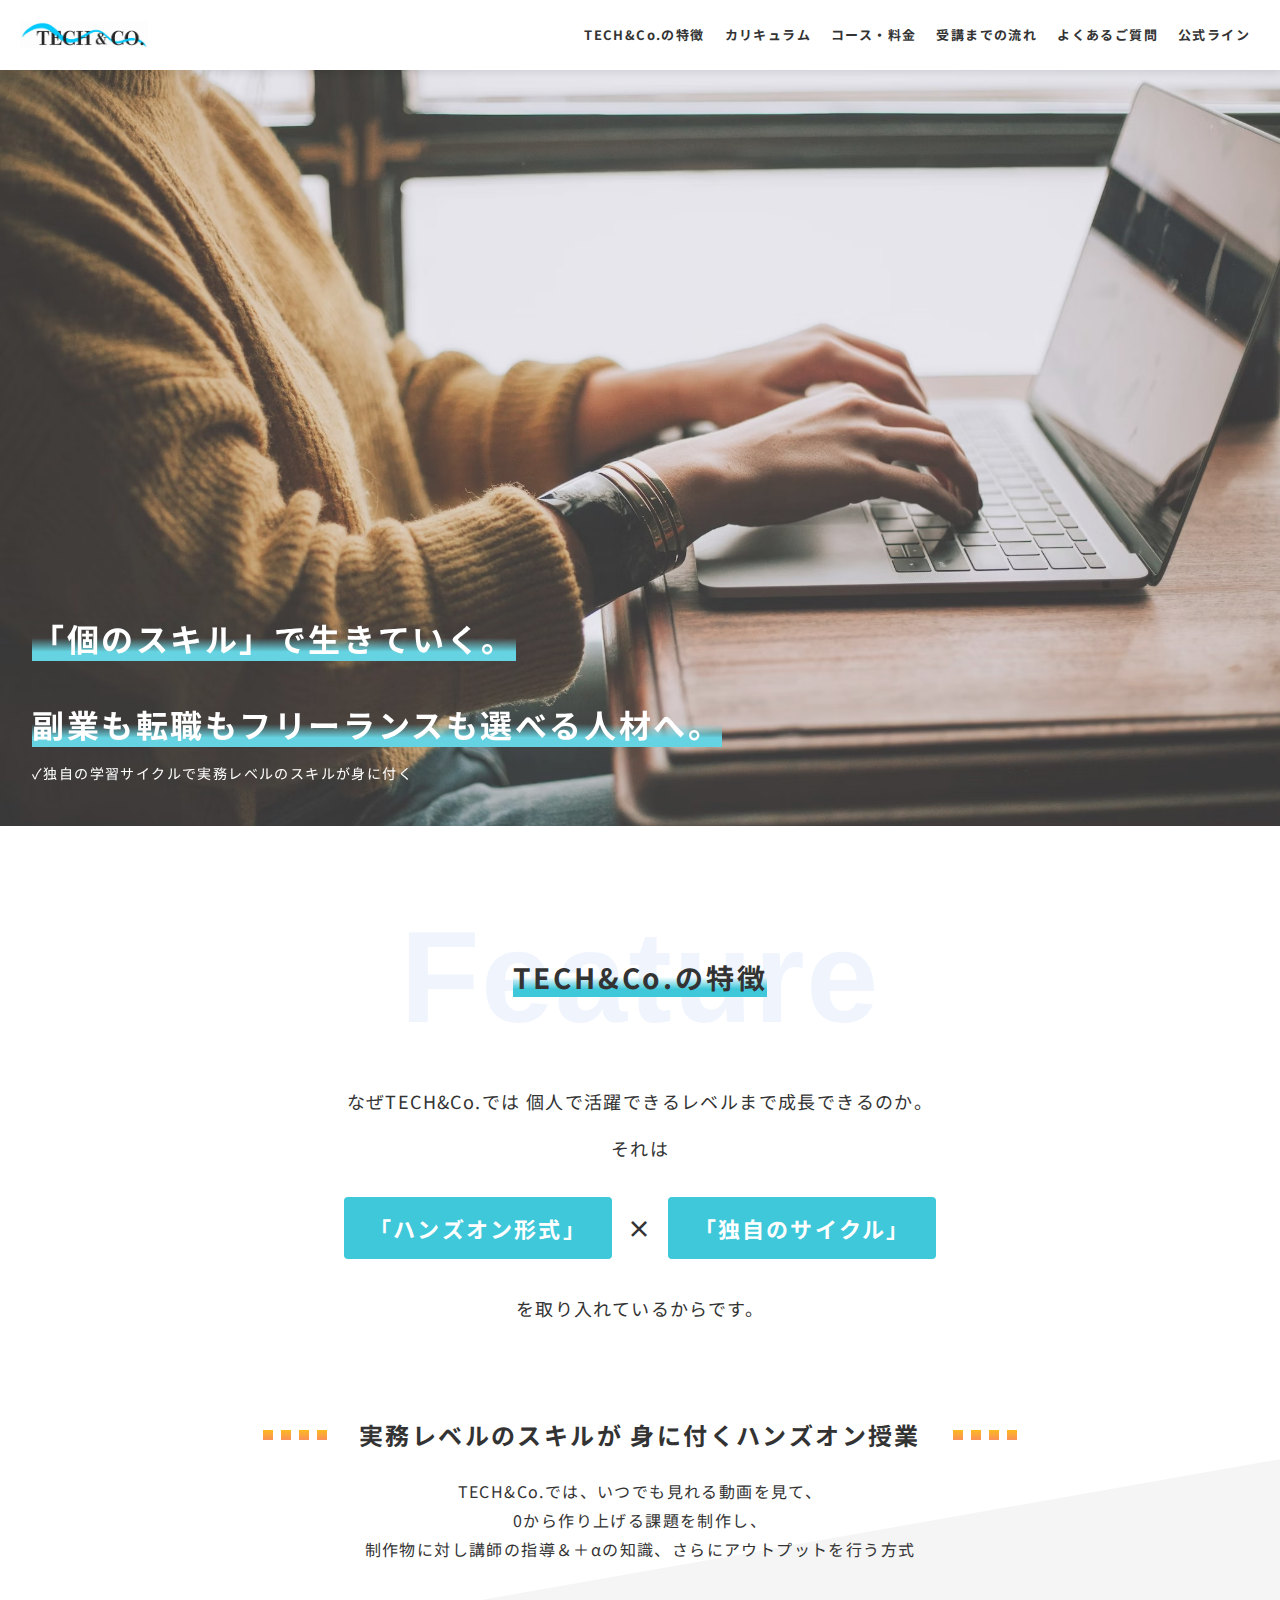
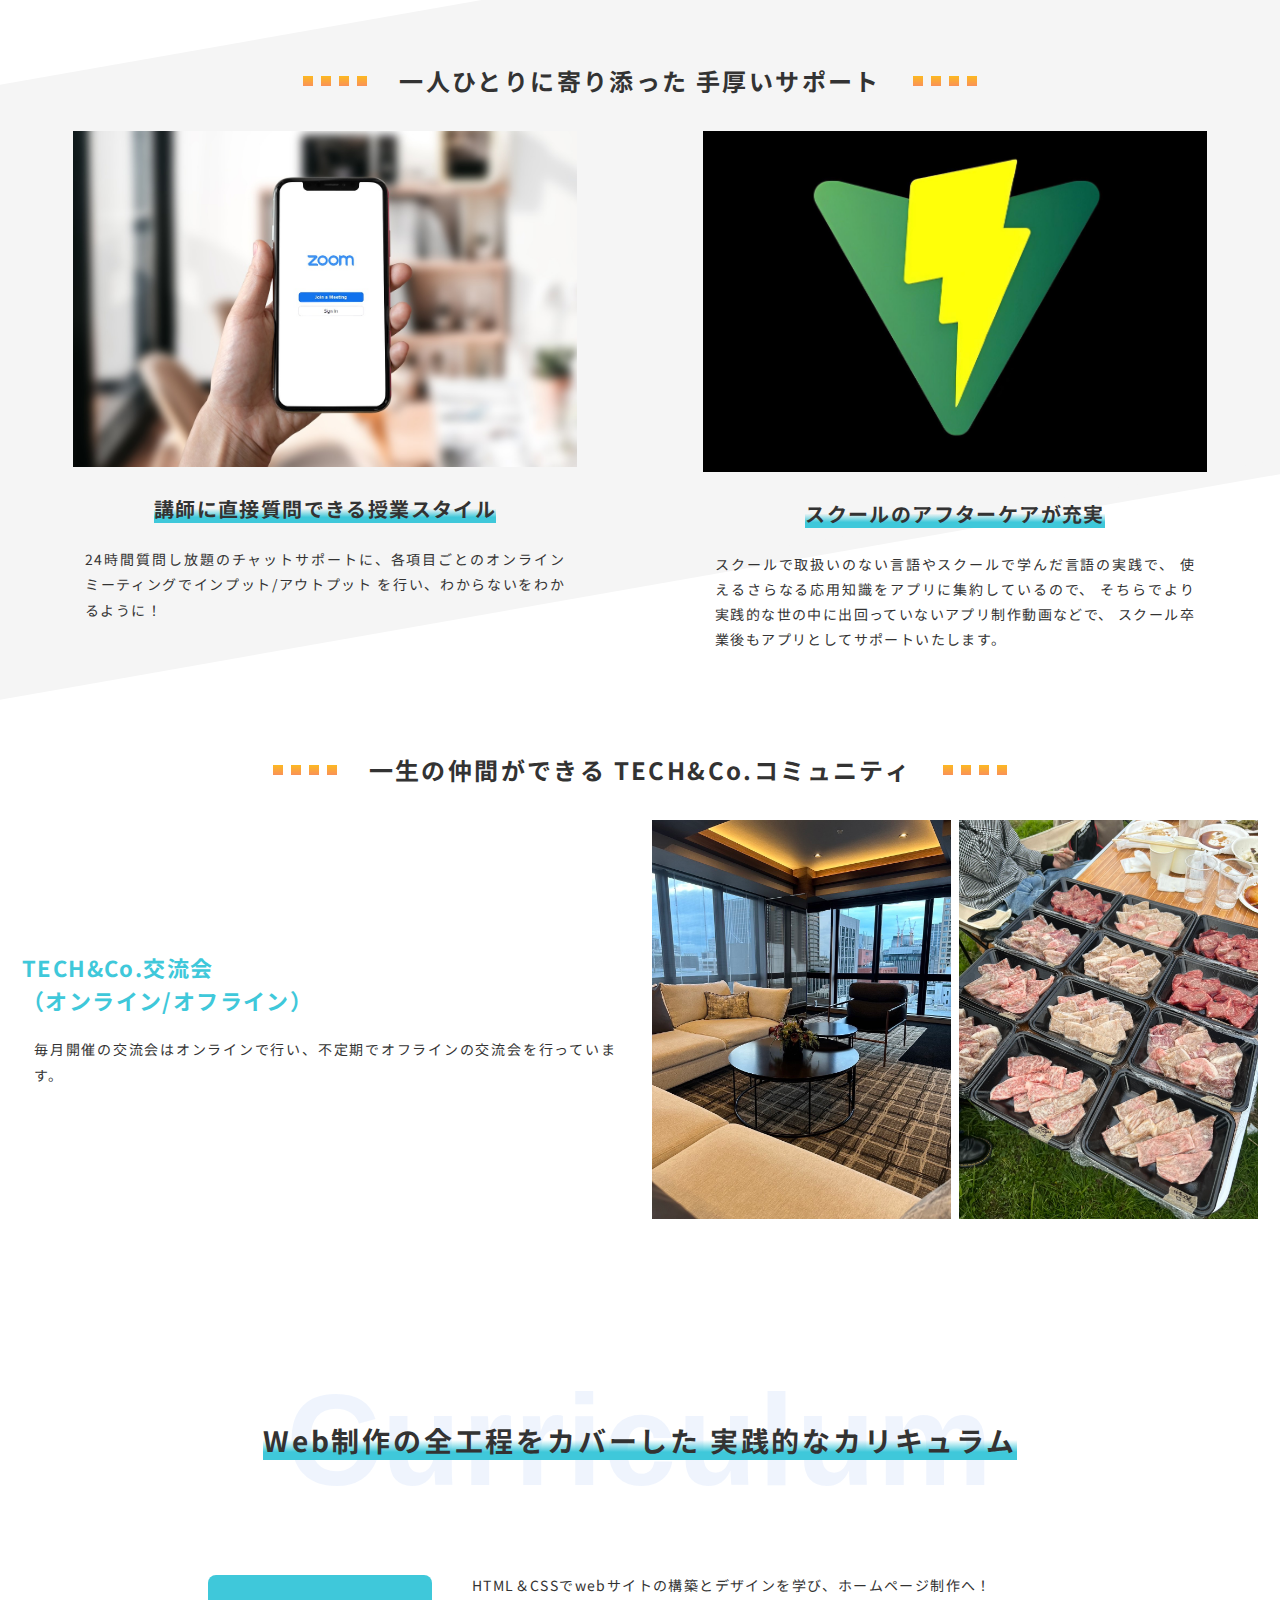
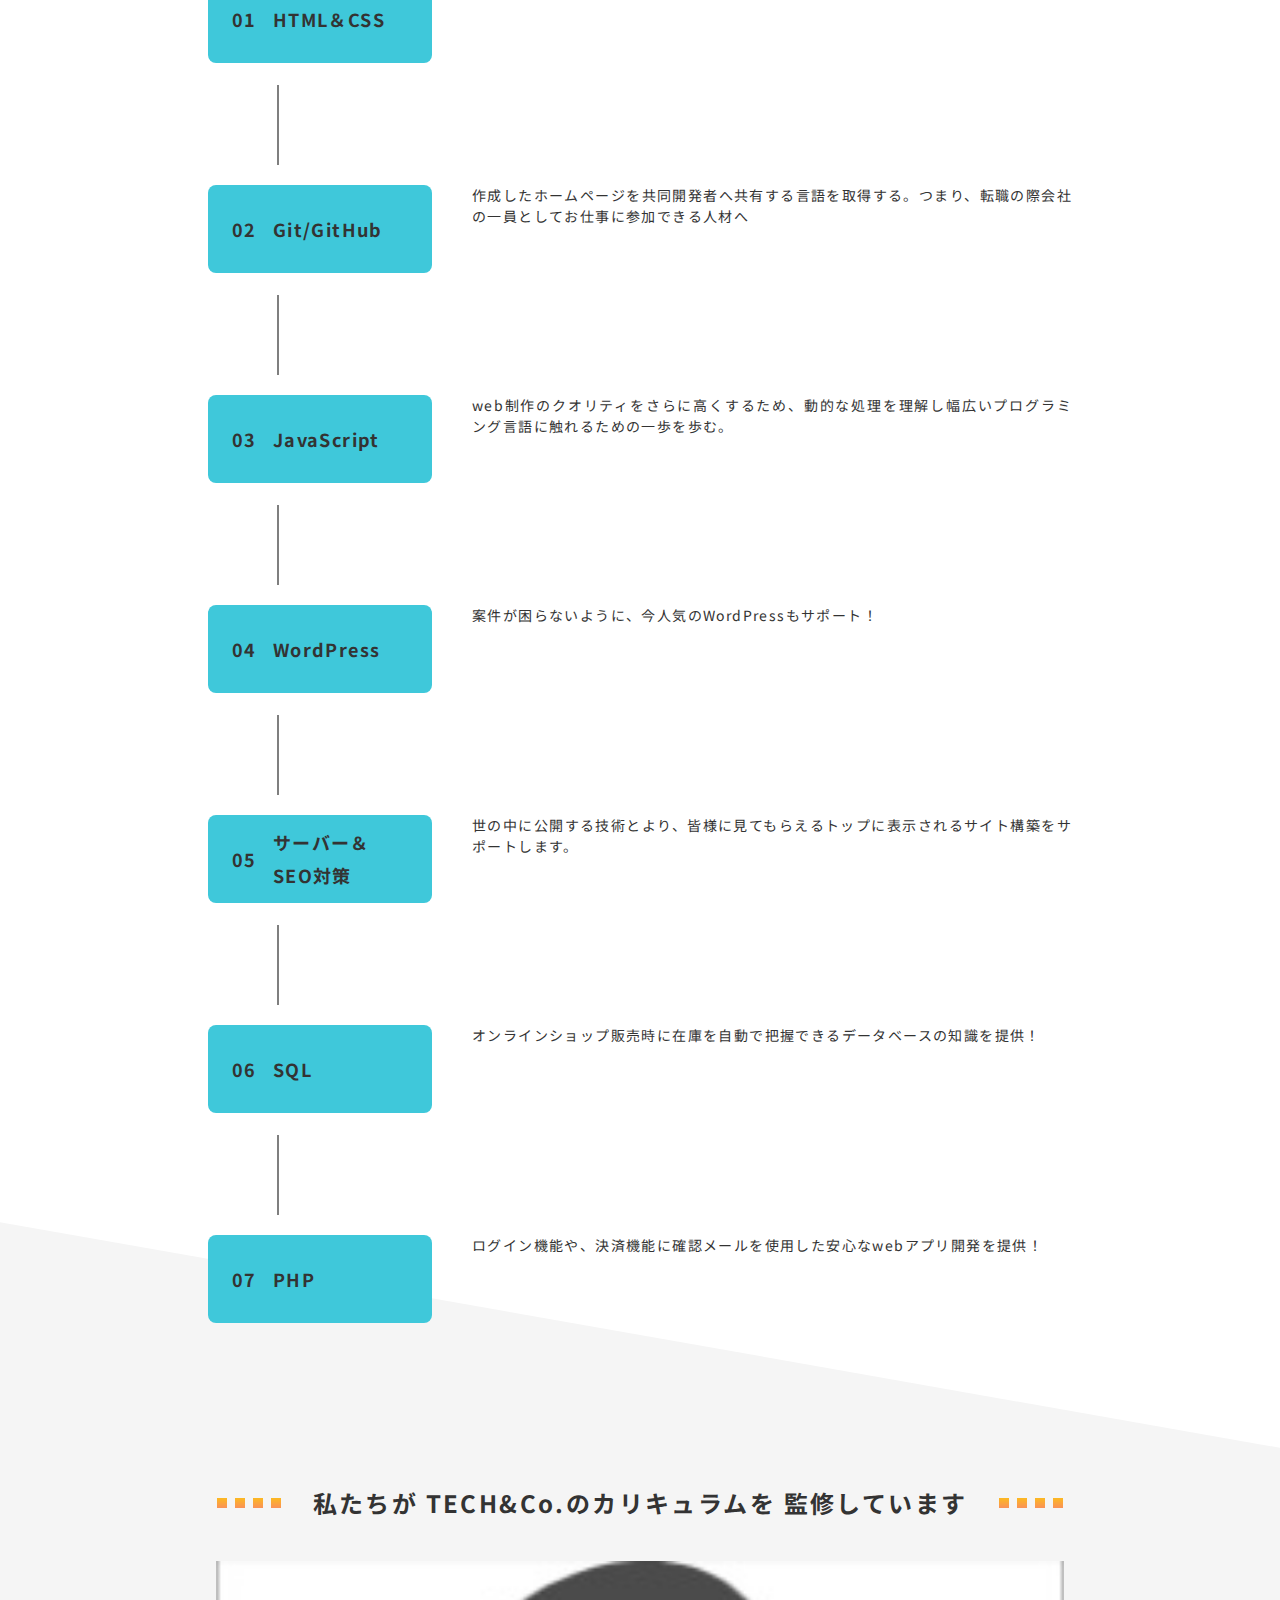
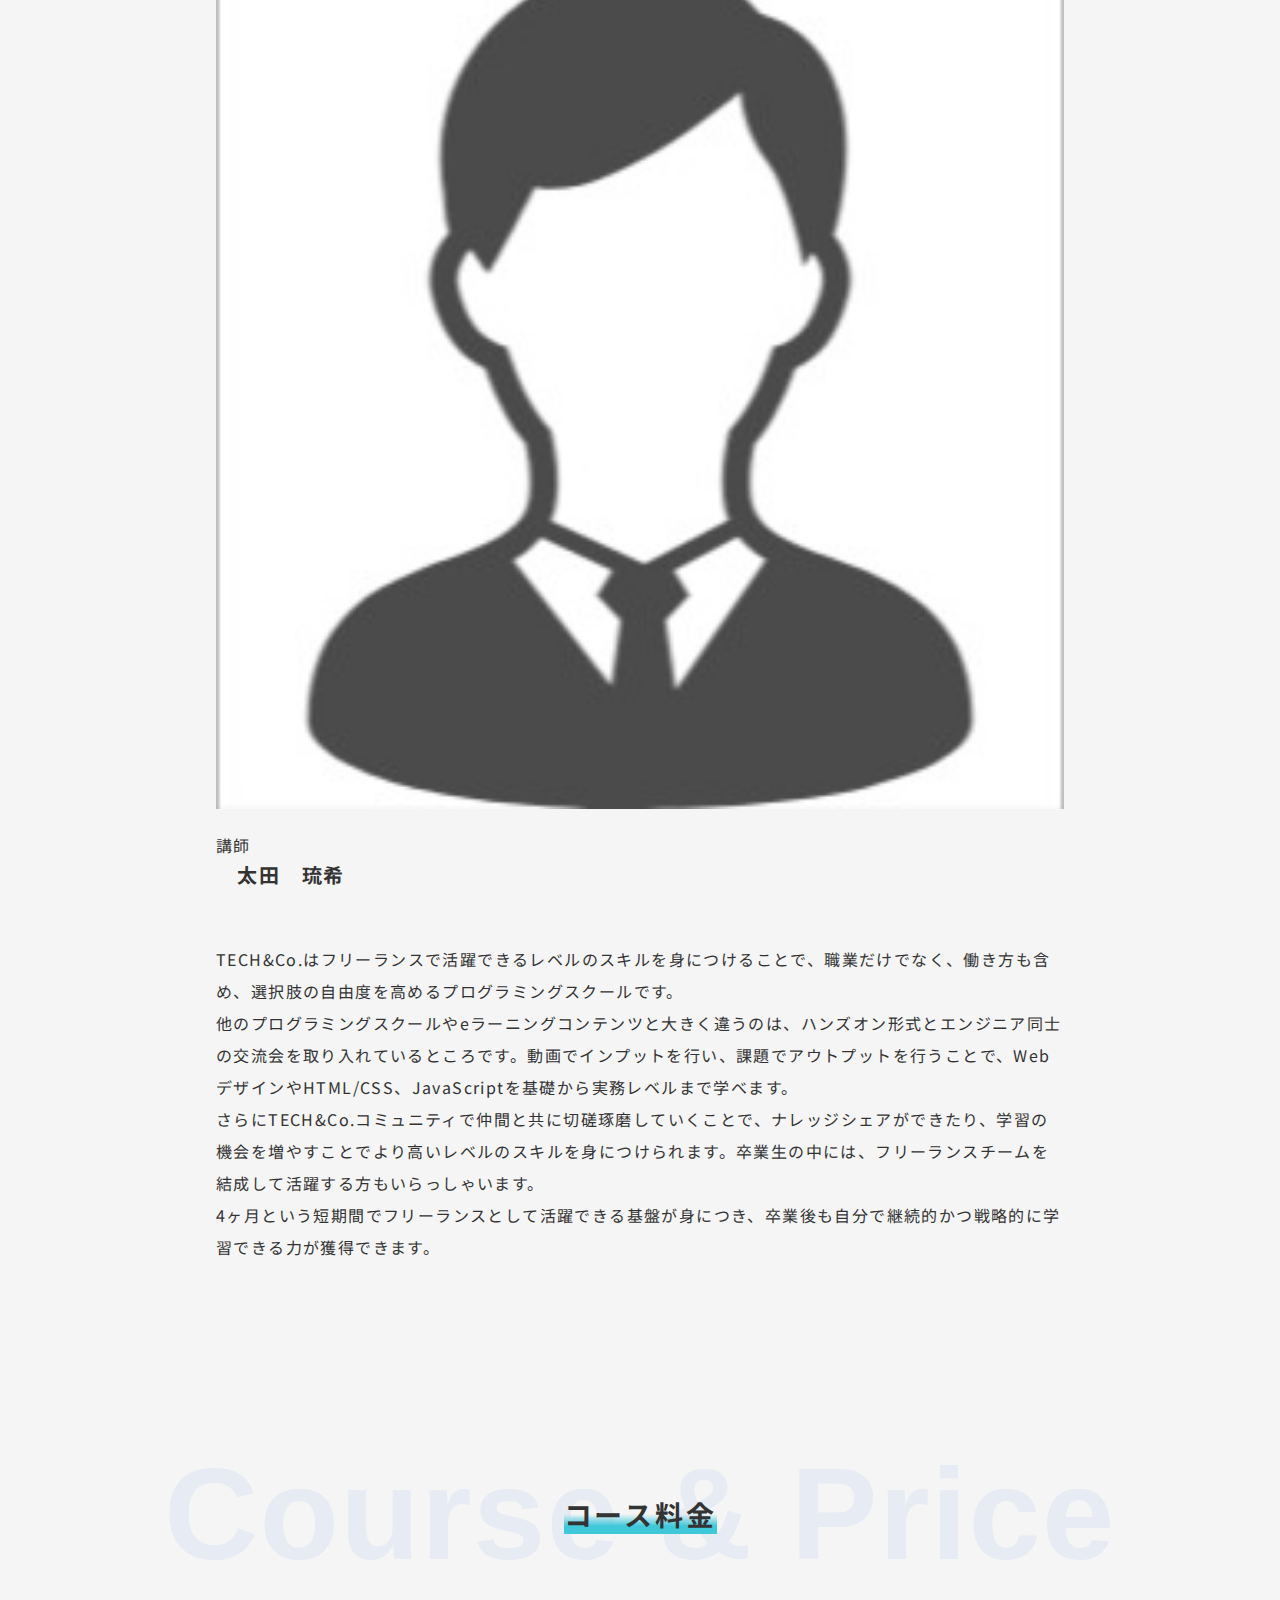
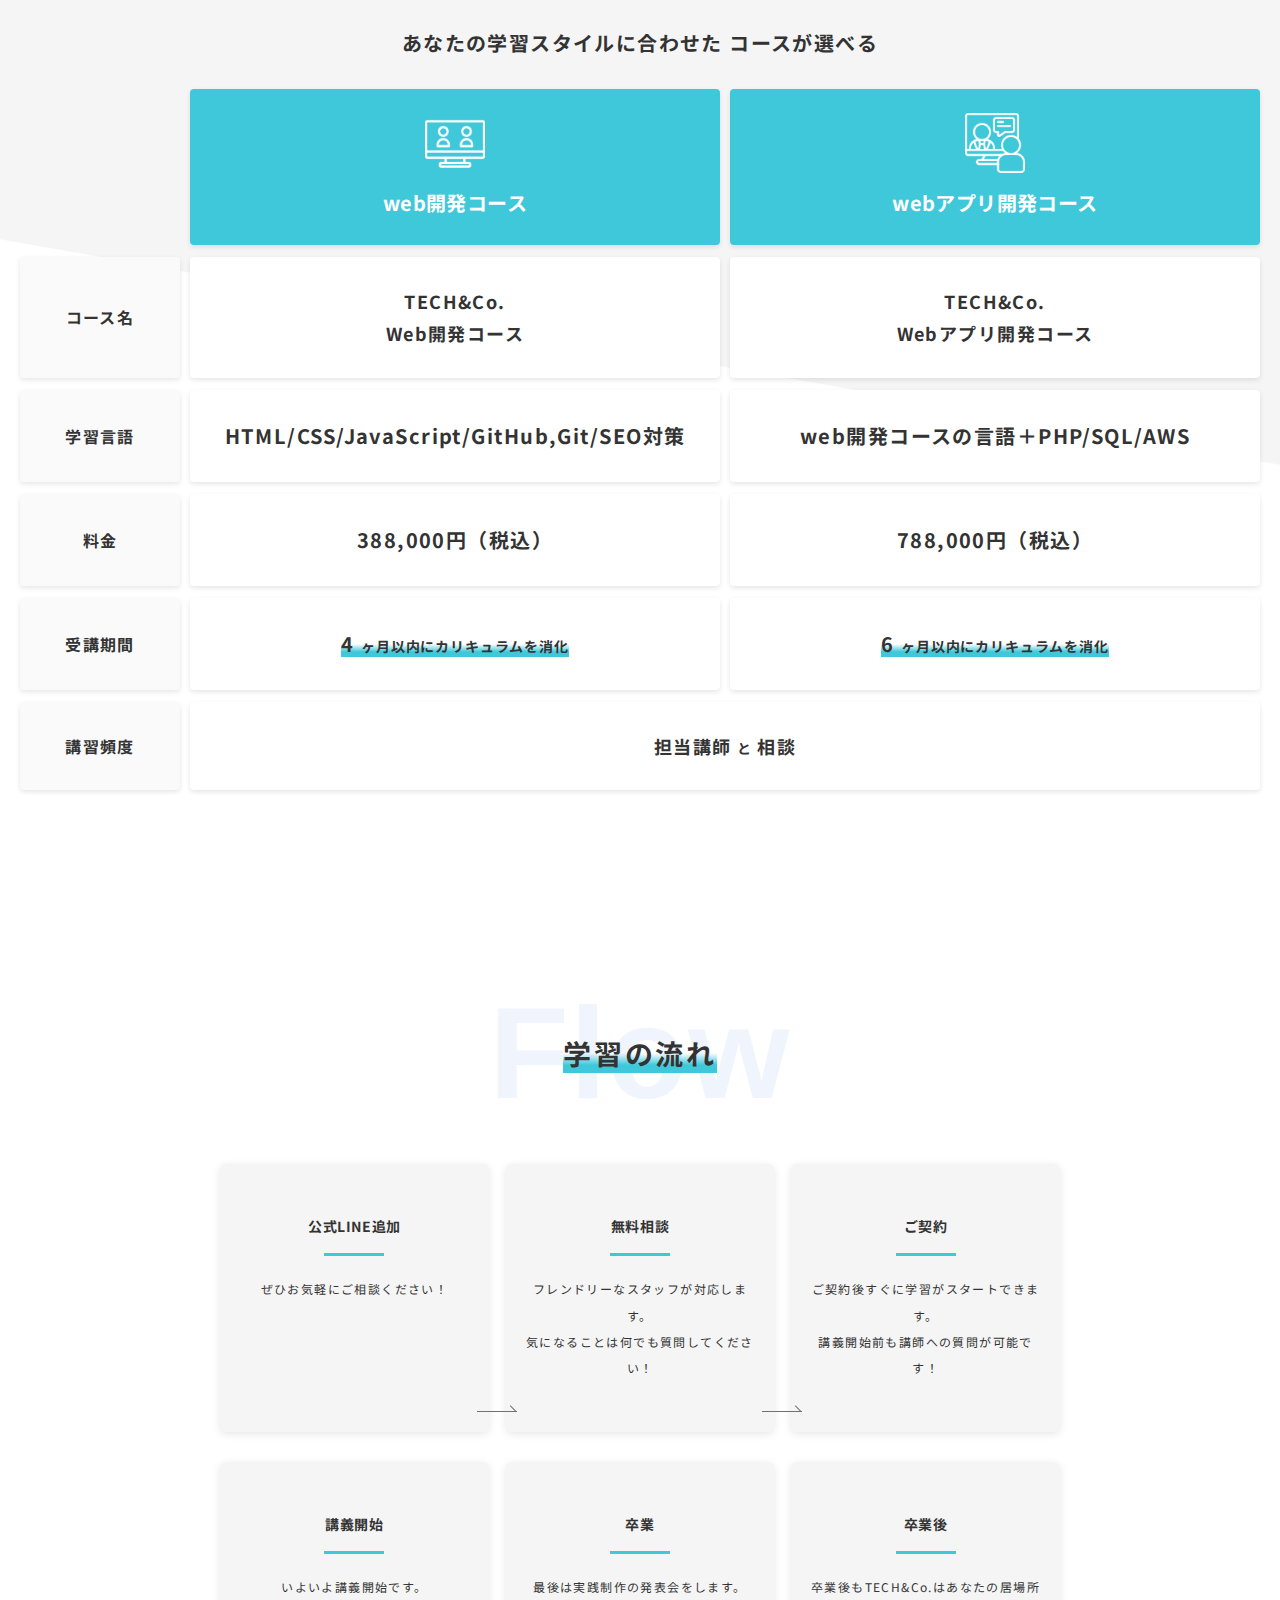
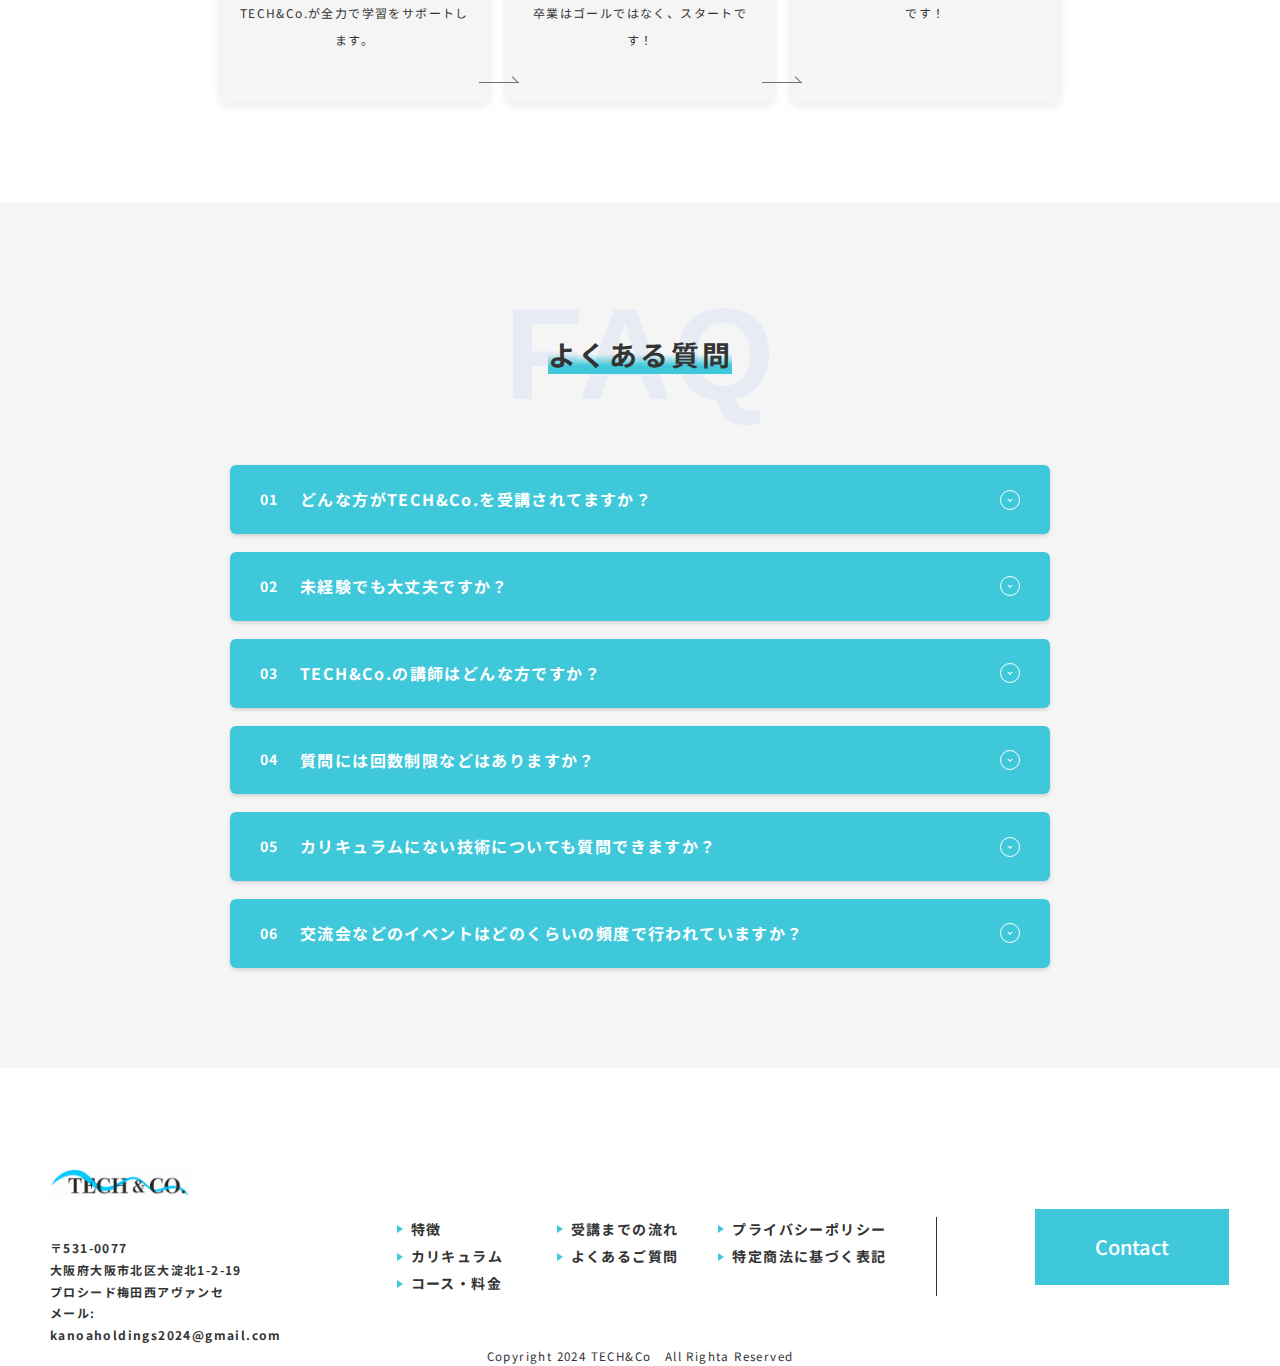
<file: index.html>
<!DOCTYPE html>
<html lang="ja">
<head>
    <meta charset="UTF-8">
    <meta name="viewport" content="width=device-width, initial-scale=1.0">
    <title>TECH&Co.</title>
    <!-- favicon -->
     <link rel="icon" href="img/logo2jpg.jpg" type="image/png">
     <!-- ogp -->

     <!-- google fonts -->
     <link rel="preconnect" href="https://fonts.googleapis.com" />
     <link rel="preconnect" href="https://fonts.gstatic.com" crossorigin />
     <link
       href="https://fonts.googleapis.com/css2?family=Noto+Sans+JP:wght@400;700&display=swap"
       rel="stylesheet"
     />
     <!-- css -->
     <link rel="stylesheet" href="css/reset.css" />
     <link rel="stylesheet" href="css/style.css" />
     <script src="js/main.js" defer></script>
</head>
<body class=".js_body">
    <header class="l_header">
        <h1 class="l_header-logo">
            <a href="" class="l_header-logo_link">
                <img src="img/tech.jpg" alt="プログラミングスクールTech&Co."
                class="l_header-logo_img">
            </a>
        </h1>
        <nav class="l_header-nav js_navigation">
            <div class="l_header-nav_inner">
                <ul class="l_header_list">
                    <li class="l_header_item">
                        <a href="#feature">TECH&Co.の特徴</a></li>
                    <li class="l_header_item">
                        <a href="#currculum">カリキュラム</a></li>
                    <li class="l_header_item">
                        <a href="#course">コース・料金</a></li>
                    <!-- <li class="l_header_item">卒業生の実績</li> -->
                    <li class="l_header_item">
                        <a href="#flow">受講までの流れ</a></li>
                    <li class="l_header_item">
                        <a href="#faq">よくあるご質問</a></li>
                    <li class="l_header_item">
                        <a href="https://lin.ee/Te58zC1" class="l_header_line">公式ライン</a>
                    </li>
                </ul>
            </div>
        </nav>
        <button class="m_hamburger js_hamburger">
            <span class="m_hamburger-bar"></span>
            <span class="m_hamburger-bar"></span>
            <span class="m_hamburger-bar"></span>
          </button>
    </header>
    <!-- header -->
     <div class="top">
        <div class="top-kv">
            <div class="top-kv_wrap">
                <div class="top-kv_contents">
                    <p class="top-kv_copy">
                        <span class="m-marker">「個のスキル」で生きていく。</span></p>
                    <p class="top-kv_sub-copy">
                        <span class="m-marker">副業も転職もフリーランスも選べる人材へ。</span></p>
                    <p class="top-kv_txt">✓独自の学習サイクルで実務レベルの<br class="u-sp">スキルが身に付く</p>
                </div>
            </div>
        </div>
     </div>
     <main>
        <!-- <section class="top_achievement m-deco-box u-ptb-l">
            <div class="top_achievement_inner">
                <h2 class="top_achievement_ttl m_top-ttl">
                    <span class="m-marker">
                        TECH&Co.で<br>
                        未経験から<br class="u-sp">副業・フリーランス人材へ
                    </span>
                </h2>
                <div class="top_achievement_list-wrap">
                    <ul class="top_achievement_list">
                        <li class="top_achievement_list-item">
                            <div class="top_achievement_list-item-inner">
                                <div class="top_achievement_list-item-profile">
                                    <div class="top_achievement_list-item-profile_icon">
                                        <img src="img/sarari-man.jpeg" alt="">
                                    </div>
                                    <div class="top_achievement_list-item-profile_meta">
                                        <p class="top_achievement_list-item-profile_name">さん</p>
                                        <p class="top_achievement_list-item-profile_old">20代</p>
                                    </div>
                                 </div>    
                                <div class="top_achievement_content_ttl-wrap">
                                        <h3 class="top_achievement_content_ttl">最速最短で収益化達成</h3>
                                        <p class="top_achievement_content_ttl-txt">未経験からフリーランス活動をスタートさせましたが、大規模な案件をこなしていくことで着実に実績を積み重ねました。</p>
                                </div>
                                <div class="top_achievement_more-btn"></div>                       
                            </div>
                        </li>
                        <li class="top_achievement_list-item">
                            <div class="top_achievement_list-item-inner">
                                <div class="top_achievement_list-item-profile">
                                    <div class="top_achievement_list-item-profile_icon">
                                        <img src="img/sarari-man.jpeg" alt="">
                                    </div>
                                    <div class="top_achievement_list-item-profile_meta">
                                        <p class="top_achievement_list-item-profile_name">さん</p>
                                        <p class="top_achievement_list-item-profile_old">20代</p>
                                    </div>
                                 </div>    
                                <div class="top_achievement_content_ttl-wrap">
                                        <h3 class="top_achievement_content_ttl">最速最短で収益化達成</h3>
                                        <p class="top_achievement_content_ttl-txt">未経験からフリーランス活動をスタートさせましたが、大規模な案件をこなしていくことで着実に実績を積み重ねました。</p>
                                </div>
                                <div class="top_achievement_more-btn"></div>                       
                            </div>
                        </li>
                        <li class="top_achievement_list-item">
                            <div class="top_achievement_list-item-inner">
                                <div class="top_achievement_list-item-profile">
                                    <div class="top_achievement_list-item-profile_icon">
                                        <img src="img/sarari-man.jpeg" alt="">
                                    </div>
                                    <div class="top_achievement_list-item-profile_meta">
                                        <p class="top_achievement_list-item-profile_name">さん</p>
                                        <p class="top_achievement_list-item-profile_old">20代</p>
                                    </div>
                                 </div>    
                                <div class="top_achievement_content_ttl-wrap">
                                        <h3 class="top_achievement_content_ttl">最速最短で収益化達成</h3>
                                        <p class="top_achievement_content_ttl-txt">未経験からフリーランス活動をスタートさせましたが、大規模な案件をこなしていくことで着実に実績を積み重ねました。</p>
                                </div>
                                <div class="top_achievement_more-btn"></div>                       
                            </div>
                        </li>
                    </ul>
                </div>
                <div class="top_achievement_portfolio-wrap u-wrap">
                    <h3 class="m-ttl-dec-box top_achievement_slick-ttl">
                        <span class="m-ttl-dec-box_deco">
                            卒業生のポートフォリオ
                        </span>
                    </h3>
                    <div class="m-achievement_portfolio u-wrap-md">
                        <div class="m-achievement_portfolio-item portpfolio_item">
                            <a href="" class="portpfolio_item-link"></a>
                            <div class="portfolio_thumbnail">
                               <div class="portfolio_thumbnail-bg"></div> 
                            </div>
                            <div class="portfolio_contents">
                                <div class="portfolio_info">
                                    <div class="portfolio_info-face"></div>
                                    <div class="portfolio_info-txt">
                                        <span class="portfolio_info-class">少人数コース</span>
                                        <span class="portfolio_info-name">Y.M様</span>
                                    </div>
                                </div>   
                                <div class="portfolio_msg">
                                        <span class="portfolio_msg-txt">
                                           アートと掛け合わせた制作者ならではのデザインを表現したポートフォリオサイト。コンテンツにはどんな仕事をしているのかが分かりやすくまとめられている。
                                        </span>
                                </div>    
                            </div>
                        </div>
                        <div class="m-achievement_portfolio-item portpfolio_item">
                            <a href="" class="portpfolio_item-link"></a>
                            <div class="portfolio_thumbnail">
                               <div class="portfolio_thumbnail-bg"></div> 
                            </div>
                            <div class="portfolio_contents">
                                <div class="portfolio_info">
                                    <div class="portfolio_info-face"></div>
                                    <div class="portfolio_info-txt">
                                        <span class="portfolio_info-class">少人数コース</span>
                                        <span class="portfolio_info-name">Y.M様</span>
                                    </div>
                                </div>   
                                <div class="portfolio_msg">
                                        <span class="portfolio_msg-txt">
                                           アートと掛け合わせた制作者ならではのデザインを表現したポートフォリオサイト。コンテンツにはどんな仕事をしているのかが分かりやすくまとめられている。
                                        </span>
                                </div>    
                            </div>
                        </div>
                    </div>
                </div>
            </div>
        </section> -->
        <section class="top-feature l_container m-deco-box" id="feature">
            <div class="top-feature_deco-wrap m-deco-box">
                <div class="u-wrap top-margin">
                   <h2 class="top-feature_ttl m_top-ttl">
                    <span class="m-marker">
                        TECH&Co.の特徴
                    </span>
                   </h2>
                    <p class="top-feature_int-txt top-feature_block_int-txt-mgt">
                        なぜTECH&Co.では<br class="u-sp">
                        個人で活躍できるレベルまで成長できるのか。
                    </p>
                    <div class="top-feature_int-txt-cycle-wrap">
                        <p class="top-feature_int-txt-cycle">それは</p>
                        <div class="top-feature_int-txt-cycle-inner">
                            <span class="top-feature_int-txt_accent">
                                「ハンズオン形式」
                            </span>
                            <span class="top-feature_int-txt_cloth">×</span>
                            <span class="top-feature_int-txt_accent">「独自のサイクル」</span>
                        </div>
                        <p class="top-feature_int-txt-cycle">を取り入れているからです。</p>
                    </div>
                    <div class="top-feature_block u-content-pt">
                        <h3 class="m-ttl-dec-box">
                            <span class="m-ttl-dec-box_deco">
                                実務レベルのスキルが<br class="u-sp">
                                身に付くハンズオン授業
                            </span>
                        </h3>
                        <p class="top-feature_block_int-txt">
                            TECH&Co.では、いつでも見れる動画を見て、
                            <br>
                            0から作り上げる課題を制作し、
                            <br>
                            制作物に対し講師の指導＆＋αの知識、さらにアウトプットを行う方式                        
                        </p>
                        <div class="top-feature_block u-content-pt">
                            <h3 class="m-ttl-dec-box">
                                <span class="m-ttl-dec-box_deco">
                                    一人ひとりに寄り添った
                                    <br class="u-sp">
                                    手厚いサポート
                                </span>
                            </h3>
                            <div class="top-feature_block_flex-wrap">
                                <div class="top-feature_block_flex-item">
                                    <div class="top-feature_block_flex-img">
                                        <img src="img/puejpg.jpg" alt="質問を行う写真">
                                    </div>
                                    <h4 class="top-feature_block_flex-ttl">
                                        <span class="m-marker">
                                            講師に直接質問できる授業スタイル
                                        </span>
                                    </h4>
                                    <p class="top-feature_block_flex-txt">
                                        24時間質問し放題のチャットサポートに、各項目ごとのオンラインミーティングでインプット/アウトプット
                                        を行い、わからないをわかるように！
                                    </p>
                                </div>
                                <div class="top-feature_block_flex-item">
                                    <div class="top-feature_block_flex-img">
                                        <img src="img/bace.jpg" alt="ベーシックアプリの写真">
                                    </div>
                                    <h4 class="top-feature_block_flex-ttl">
                                        <span class="m-marker">
                                            スクールのアフターケアが充実
                                        </span>
                                    </h4>
                                    <p class="top-feature_block_flex-txt">
                                        スクールで取扱いのない言語やスクールで学んだ言語の実践で、
                                        使えるさらなる応用知識をアプリに集約しているので、
                                        そちらでより実践的な世の中に出回っていないアプリ制作動画などで、
                                        スクール卒業後もアプリとしてサポートいたします。
                                    </p>
                                </div>
                            </div>
                          </div>
                          <div class="top-feature_block u-content-pt">
                            <h3 class="m-ttl-dec-box">
                                <span class="m-ttl-dec-box_deco">
                                    一生の仲間ができる<br class="u-sp">
                                    TECH&Co.コミュニティ
                                </span>
                            </h3>
                            <div class="top-feature_block_flex-wrap top-feature_block_flex-wrap-2">
                                <div class="top-feature_block_flex-item top-feature_block_flex-item-comunity">
                                    <h4 class="top-feature_block_flex-ttl-color">
                                        TECH&Co.交流会<br>
                                        （オンライン/オフライン）
                                    </h4>
                                    <p class="top-feature_block_flex-txt">
                                        毎月開催の交流会はオンラインで行い、不定期でオフラインの交流会を行っています。
                                    </p>
                                </div>
                                <div class="top-feature_block_flex-item top-feature_block_flex-item-comunity">
                                    <div class="top-feature_block_flex-item-img">
                                        <img src="img/ibento.jpg" alt="イベントの写真">
                                    </div>
                                    <div class="top-feature_block_flex-item-img">
                                        <img src="img/ibento1.jpg" alt="イベントの写真">
                                    </div>
                                    <!-- <div class="top-feature_block_flex-item-img">
                                        <img src="img/sarari-man.jpeg" alt="イベントの写真">
                                    </div>
                                    <div class="top-feature_block_flex-item-img">
                                        <img src="img/sarari-man.jpeg" alt="イベントの写真">
                                    </div> -->
                                </div>
                            </div>
                          </div>
                        </div>
                    </div>
                </div>
            </div>
        </section>
        <section class="top-currculum u-ptb-l" id="currculum">
            <h2 class="top-currculum_ttl m_top-ttl">
                <span class="m-marker">
                    Web制作の全工程をカバーした<br class="u-sp">
                    実践的なカリキュラム
                </span>
            </h2>
            <div class="top-currculum_wrap">
                <div class="u-wrap">
                    <div class="m-currculum_flow-wrap">
                        <div class="m-currculum_flow">
                            <div class="m-currculum_flow-block">
                                <div class="m-currculum_flow-block_step">
                                    01
                                    <span class="m-currculum_flow-block_step-txt">
                                        HTML＆CSS
                                    </span>
                                </div>
                                <div class="m-currculum_flow-block_content">
                                    <p class="m-currculum_flow-block_content-txt">
                                        HTML＆CSSでwebサイトの構築とデザインを学び、ホームページ制作へ！
                                    </p>
                                </div>
                            </div>
                            <div class="m-currculum_flow-block">
                                <div class="m-currculum_flow-block_step">
                                    02
                                    <span class="m-currculum_flow-block_step-txt">
                                        Git/GitHub
                                    </span>
                                </div>
                                <div class="m-currculum_flow-block_content">
                                    <p class="m-currculum_flow-block_content-txt">
                                        作成したホームページを共同開発者へ共有する言語を取得する。つまり、転職の際会社の一員としてお仕事に参加できる人材へ
                                    </p>
                                </div>
                            </div>
                            <div class="m-currculum_flow-block">
                                <div class="m-currculum_flow-block_step">
                                    03
                                    <span class="m-currculum_flow-block_step-txt">
                                        JavaScript
                                    </span>
                                </div>
                                <div class="m-currculum_flow-block_content">
                                    <p class="m-currculum_flow-block_content-txt">
                                        web制作のクオリティをさらに高くするため、動的な処理を理解し幅広いプログラミング言語に触れるための一歩を歩む。
                                    </p>
                                </div>
                            </div>
                            <div class="m-currculum_flow-block">
                                <div class="m-currculum_flow-block_step">
                                    04
                                    <span class="m-currculum_flow-block_step-txt">
                                        WordPress
                                    </span>
                                </div>
                                <div class="m-currculum_flow-block_content">
                                    <p class="m-currculum_flow-block_content-txt">
                                        案件が困らないように、今人気のWordPressもサポート！
                                    </p>
                                </div>
                            </div>
                            <div class="m-currculum_flow-block">
                                <div class="m-currculum_flow-block_step">
                                    05
                                    <span class="m-currculum_flow-block_step-txt">
                                        サーバー＆SEO対策
                                    </span>
                                </div>
                                <div class="m-currculum_flow-block_content">
                                    <p class="m-currculum_flow-block_content-txt">
                                        世の中に公開する技術とより、皆様に見てもらえるトップに表示されるサイト構築をサポートします。
                                    </p>
                                </div>
                            </div>
                            <div class="m-currculum_flow-block">
                                <div class="m-currculum_flow-block_step">
                                    06
                                    <span class="m-currculum_flow-block_step-txt">
                                        SQL
                                    </span>
                                </div>
                                <div class="m-currculum_flow-block_content">
                                    <p class="m-currculum_flow-block_content-txt">
                                        オンラインショップ販売時に在庫を自動で把握できるデータベースの知識を提供！
                                    </p>
                                </div>
                            </div>
                            <div class="m-currculum_flow-block">
                                <div class="m-currculum_flow-block_step">
                                    07
                                    <span class="m-currculum_flow-block_step-txt">
                                        PHP
                                    </span>
                                </div>
                                <div class="m-currculum_flow-block_content">
                                    <p class="m-currculum_flow-block_content-txt">
                                        ログイン機能や、決済機能に確認メールを使用した安心なwebアプリ開発を提供！
                                    </p>
                                </div>
                            </div>
                        </div>
                    </div>
                </div>
                <div class="top-currculum_presentation_wrap">
                    <div class="u-wrap">
                        <h3 class="m-ttl-dec-box">
                            <span class="m-ttl-dec-box_deco">
                                私たちが<br class="u-sp">
                                TECH&Co.のカリキュラムを<br class="u-sp">
                                監修しています
                            </span>
                        </h3>
                        <div class="page-currcurm_presentasion_inner u-wrap-md">
                            <div class="page-currcurm_presentasion_meta-wrap">
                                <div class="page-currcurm_presentasion_img">
                                    <img src="img/sarari-man.jpeg" alt="">
                                </div>
                                <div class="page-currcurm_presentasion_meta-block">
                                    <p class="page-currcurm_presentasion_post">
                                        講師
                                    </p>
                                    <p class="page-currcurm_presentasion_name">
                                    　太田　琉希
                                    </p>
                                </div>
                            </div>
                            <div class="page-currcurm_presentasion_txt-block">
                                <p class="page-currcurm_presentasion_txt">
                                    TECH&Co.はフリーランスで活躍できるレベルのスキルを身につけることで、職業だけでなく、働き方も含め、選択肢の自由度を高めるプログラミングスクールです。
                                    <br>
                                    他のプログラミングスクールやeラーニングコンテンツと大きく違うのは、ハンズオン形式とエンジニア同士の交流会を取り入れているところです。動画でインプットを行い、課題でアウトプットを行うことで、WebデザインやHTML/CSS、JavaScriptを基礎から実務レベルまで学べます。
                                    <br>
                                    さらにTECH&Co.コミュニティで仲間と共に切磋琢磨していくことで、ナレッジシェアができたり、学習の機会を増やすことでより高いレベルのスキルを身につけられます。卒業生の中には、フリーランスチームを結成して活躍する方もいらっしゃいます。
                                    <br>
                                    4ヶ月という短期間でフリーランスとして活躍できる基盤が身につき、卒業後も自分で継続的かつ戦略的に学習できる力が獲得できます。
                                </p>
                            </div>
                        </div>
                    </div>
                </div>
            </div>
            <div class="top-course u-ptb-top" id="course">
                <div class="u-wrap">
                    <h2 class="top-course_ttl m_top-ttl">
                        <span class="m-marker">
                            コース料金
                        </span>
                    </h2>
                    <p class="top-course_int-txt">
                        あなたの学習スタイルに合わせた<br class="u-sp">
                        コースが選べる
                    </p>
                    <div class="top-course_wrap">
                        <div class="top-course_table m-table">
                            <table class="m-table_elem">
                                <tbody>
                                    <tr class="m-table_tr">
                                        <th></th>
                                        <th>
                                            <span class="m-table_icon">
                                                <img src="img/img_course-icon4.png" alt="少数コースのアイコン">
                                            </span>
                                            <span class="m-table_ttl">
                                                web開発コース
                                            </span>
                                        </th>
                                        <th>
                                            <span class="m-table_icon">
                                                <img src="img/img_course-icon3.png" alt="個別コースのアイコン">
                                            </span>
                                            <span class="m-table_ttl">
                                                webアプリ開発コース
                                            </span>
                                        </th>
                                    </tr>
                                    <tr class="m-table_tr">
                                        <th>コース名</th>
                                        <td>
                                            <p>TECH&Co. <br>
                                                Web開発コース
                                            </p>
                                        </td>
                                        <td>
                                            <p>TECH&Co. <br>
                                                Webアプリ開発コース
                                            </p>
                                        </td>
                                    </tr>
                                    <tr class="m-table_tr">
                                        <th>学習言語</th>
                                        <td>
                                            <span class="m-table_font_l">
                                                HTML/CSS/JavaScript/GitHub,Git/SEO対策
                                            </span>
                                        </td>
                                        <td>
                                            <span class="m-table_font_l">
                                                web開発コースの言語＋PHP/SQL/AWS
                                            </span>
                                        </td>
                                    </tr>
                                    <tr class="m-table_tr">
                                        <th>料金</th>
                                        <td class="m-table_td-pdl">
                                            <p class="m-table_price">
                                                <span class="m-table_font_l">
                                                    388,000円（税込）
                                                </span>
                                            </p>
                                        </td>
                                        <td class="m-table_td-pdl">
                                            <p class="m-table_price">
                                                <span class="m-table_font_l">
                                                    788,000円（税込）
                                                </span>
                                            </p>
                                        </td>
                                    </tr>
                                    <tr class="m-table_tr">
                                        <th>受講期間
                                            <td>
                                                <span class="m-marker">
                                                    <span class="m-table_font_l">
                                                        4
                                                    </span>
                                                    <span class="m-table_font_m">
                                                        ヶ月以内にカリキュラムを消化
                                                    </span>
                                                </span>
                                            </td>
                                            <td>
                                                <span class="m-marker">
                                                    <span class="m-table_font_l">
                                                        6
                                                    </span>
                                                    <span class="m-table_font_m">
                                                        ヶ月以内にカリキュラムを消化
                                                    </span>
                                                </span>
                                            </td>
                                        </th>
                                    </tr>
                                    <tr class="m-table_tr">
                                        <th>講習頻度
                                            <td class="m-table_td-indvidual" colspan="2">
                                                担当講師
                                                <span class="m-table_font_m">と</span>
                                                相談
                                            </td>
                                        </th>
                                    </tr>
                                </tbody>
                            </table>
                        </div>
                    </div>
                </div>
            </div>
        </section>
        <section class="top-flow u-ptb-top u-wrap-sm" id="flow">
            <h2 class="top-flow_ttl m_top-ttl">
                <span class="m-marker">
                    学習の流れ
                </span>
            </h2>
            <div class="top-flow_wrap">
                <div class="top-flow_item">
                    <div class="top-flow_inner">
                        <h3 class="top-flow_item-ttl">
                            公式LINE追加
                        </h3>
                        <div class="top-flow_item-txt-wrap">
                            <p class="top-flow_item-txt">
                                ぜひお気軽にご相談ください！
                            </p>
                        </div>
                    </div>
                    <span class="top-flow_item-arrow"></span>
                </div>
                <div class="top-flow_item">
                    <div class="top-flow_inner">
                        <h3 class="top-flow_item-ttl">
                            無料相談
                        </h3>
                        <div class="top-flow_item-txt-wrap">
                            <p class="top-flow_item-txt">
                                フレンドリーなスタッフが対応します。<br>
                                気になることは何でも質問してください！
                            </p>
                        </div>
                    </div>
                    <span class="top-flow_item-arrow"></span>
                </div>
                <div class="top-flow_item">
                    <div class="top-flow_inner">
                        <h3 class="top-flow_item-ttl">
                            ご契約
                        </h3>
                        <div class="top-flow_item-txt-wrap">
                            <p class="top-flow_item-txt">
                                ご契約後すぐに学習がスタートできます。<br>
                                講義開始前も講師への質問が可能です！
                            </p>
                        </div>
                    </div>
                    <span class="top-flow_item-arrow"></span>
                </div>
                <div class="top-flow_item">
                    <div class="top-flow_inner">
                        <h3 class="top-flow_item-ttl">
                            講義開始
                        </h3>
                        <div class="top-flow_item-txt-wrap">
                            <p class="top-flow_item-txt">
                                いよいよ講義開始です。<br>
                                TECH&Co.が全力で学習をサポートします。
                            </p>
                        </div>
                    </div>
                    <span class="top-flow_item-arrow"></span>
                </div>
                <div class="top-flow_item">
                    <div class="top-flow_inner">
                        <h3 class="top-flow_item-ttl">
                            卒業
                        </h3>
                        <div class="top-flow_item-txt-wrap">
                            <p class="top-flow_item-txt">
                                最後は実践制作の発表会をします。<br>
                                卒業はゴールではなく、スタートです！
                            </p>
                        </div>
                    </div>
                    <span class="top-flow_item-arrow"></span>
                </div>
                <div class="top-flow_item">
                    <div class="top-flow_inner">
                        <h3 class="top-flow_item-ttl">
                            卒業後
                        </h3>
                        <div class="top-flow_item-txt-wrap">
                            <p class="top-flow_item-txt">
                                卒業後もTECH&Co.はあなたの居場所です！
                            </p>
                        </div>
                    </div>
                </div>
            </div>
        </section>
        <section class="top-faq u-ptb-top" id="faq">
            <div class="u-wrap-sm">
                <h2 class="top-faq_ttl m_top-ttl">
                    <span class="m-marker">
                        よくある質問
                    </span>
                </h2>
                <div class="top-faq_wrap">
                    <dl class="top-faq_list">
                        <div class="top-faq_item">
                            <details>
                            <summary class="top-faq_question js-top-faq_question">
                                <span class="top-faq_question-num">01</span>
                                <span class="top-faq_question-txt">どんな方がTECH&Co.を受講されてますか？</span>
                                <span class="top-faq_question-icon"></span>
                            </summary>
                            <!-- <details> -->
                                <!--  <summary>CSSとJSを使わずとも</summary>
                                 <p>アコーディオンは作れる</p>
                               </details> -->
                                <span class="top-faq_answer-txt">
                                    TECH&Co.に通われているのは、本気でプログラミング技術を身につけようとしている方です。学生が３割、社会人の方は７割ほどです。技術を身につけた上での目的はフリーランスや転職、起業など様々ですが、仲の良い仲間たちと切磋琢磨しながら高みを目指している方がほとんどです。
                                </span>
                        </details>
                        </div>
                        <div class="top-faq_item">
                            <details>
                            <summary class="top-faq_question js-top-faq_question">
                                <span class="top-faq_question-num">02</span>
                                <span class="top-faq_question-txt">未経験でも大丈夫ですか？</span>
                                <span class="top-faq_question-icon"></span>
                            </summary>
                            <!-- <details> -->
                                <!--  <summary>CSSとJSを使わずとも</summary>
                                 <p>アコーディオンは作れる</p>
                               </details> -->
                                <span class="top-faq_answer-txt">
                                    TECH&Co.の受講を始めた時点でプログラミング未経験の方が９割ほどです。またプログラミングだけでなく、PCの基本操作も講師に質問をすることができます。未経験の方でも４ヶ月の中でご自身で０からWebサイト制作ができる実力が身につきます。
                                </span>
                        </details>
                        </div>
                        <div class="top-faq_item">
                            <details>
                            <summary class="top-faq_question js-top-faq_question">
                                <span class="top-faq_question-num">03</span>
                                <span class="top-faq_question-txt">TECH&Co.の講師はどんな方ですか？</span>
                                <span class="top-faq_question-icon"></span>
                            </summary>
                            <!-- <details> -->
                                <!--  <summary>CSSとJSを使わずとも</summary>
                                 <p>アコーディオンは作れる</p>
                               </details> -->
                                <span class="top-faq_answer-txt">
                                    現役のフリーランスエンジニアを中心に、現場で活躍されている講師が多数在籍しています。また技術力が高いだけでなく、生徒様一人ひとりに合った教え方ができるのが特徴です。同じことの説明だとしても、生徒様のレベルや性格に合わせて、100％理解できるような説明をしていきます。
                                </span>
                        </details>
                        </div>
                        <div class="top-faq_item">
                            <details>
                            <summary class="top-faq_question js-top-faq_question">
                                <span class="top-faq_question-num">04</span>
                                <span class="top-faq_question-txt">質問には回数制限などはありますか？</span>
                                <span class="top-faq_question-icon"></span>
                            </summary>
                            <!-- <details> -->
                                <!--  <summary>CSSとJSを使わずとも</summary>
                                 <p>アコーディオンは作れる</p>
                               </details> -->
                                <span class="top-faq_answer-txt">
                                    無制限です。卒業生も現場で働く上でわからないことがあればご質問が可能です。
                                </span>
                        </details>
                        </div>
                        <div class="top-faq_item">
                            <details>
                            <summary class="top-faq_question js-top-faq_question">
                                <span class="top-faq_question-num">05</span>
                                <span class="top-faq_question-txt">カリキュラムにない技術についても質問できますか？</span>
                                <span class="top-faq_question-icon"></span>
                            </summary>
                            <!-- <details> -->
                                <!--  <summary>CSSとJSを使わずとも</summary>
                                 <p>アコーディオンは作れる</p>
                               </details> -->
                                <span class="top-faq_answer-txt">
                                    はい、可能です。チャットサービスを通してご質問いただけます。ただ、講師の専門分野外の技術に関するご質問にはお答えできない可能性もございます。
                                </span>
                        </details>
                        </div>
                        <div class="top-faq_item">
                            <details>
                            <summary class="top-faq_question js-top-faq_question">
                                <span class="top-faq_question-num">06</span>
                                <span class="top-faq_question-txt">交流会などのイベントはどのくらいの頻度で行われていますか？</span>
                                <span class="top-faq_question-icon"></span>
                            </summary>
                            <!-- <details> -->
                                <!--  <summary>CSSとJSを使わずとも</summary>
                                 <p>アコーディオンは作れる</p>
                               </details> -->
                                <span class="top-faq_answer-txt">
                                    オンライン/オフライン交流会を開催している他、数ヶ月ごとに外部のフリーランスエンジニアの方をお招きして講演をしていただく機会もございます
                                </span>
                        </details>
                        </div>
                    </dl>
                </div>
            </div>
        </section>
     </main>
     <footer class="l_footer">
        <div class="u-wrap-l">
            <div class="l_footer_contents-wrap">
                <div class="l_footer_info">
                    <div class="l_footer_info-logo">
                        <a href="index.html">
                            <img src="img/tech.jpg" alt="TECH%Co.のロゴ">
                        </a>
                    </div>
                    <ul class="l_footer_info-list">
                        <li class="l_footer_info-item">
                            <span>〒531-0077</span>
                            <span>大阪府大阪市北区大淀北1-2-19</span>
                            <span>プロシード梅田西アヴァンセ</span>
                        </li>
                        <!-- <li class="l_footer_info-item">
                            <a href="tel:">電話 : 000-0000-0000</a>
                        </li> -->
                        <li class="l_footer_info-item">
                            <a href="mailto:">メール:
                                <br>kanoaholdings2024@gmail.com</a>
                        </li>
                    </ul>
                </div>
               <nav class="l_footer_nav">
                <ul class="l_footer_nav-list">
                    <li class="l_footer_nav-item">
                        <a href="#feature" class="u-link">特徴</a>
                    </li>
                    <li class="l_footer_nav-item">
                        <a href="#currculum" class="u-link">カリキュラム</a>
                    </li>
                    <li class="l_footer_nav-item">
                        <a href="#course" class="u-link">コース・料金</a>
                    </li>
                </ul>
                <ul class="l_footer_nav-list">

                    <li class="l_footer_nav-item">
                        <a href="#flow" class="u-link">受講までの流れ</a>
                    </li>
                    <li class="l_footer_nav-item">
                        <a href="#faq" class="u-link">よくあるご質問</a>
                    </li>
                </ul>
                <ul class="l_footer_nav-list">
                    <!-- <li class="l_footer_nav-item">
                        <p class="u-link">利用規約</p>
                    </li> -->
                    <li class="l_footer_nav-item">
                        <a href="privacy/index.html" class="u-link">
                        <p class="u-link">プライバシーポリシー</p></a>
                    </li>
                    <li class="l_footer_nav-item">
                        <a href="about/index.html" class="u-link">
                            <p class="u-link">特定商法に基づく表記</p></a>
                    </li>
                </ul>
               </nav> 
               <div class="l_footer_cta">
                <button
                onclick="location.href='https://lin.ee/Te58zC1'">Contact</button>
               </div>
            </div>
        </div>
        <small class="l_footer_copyright u-wrap-l">
        Copyright 2024 TECH&Co　All Righta Reserved</small>
     </footer>
</body>
</html>
</file>
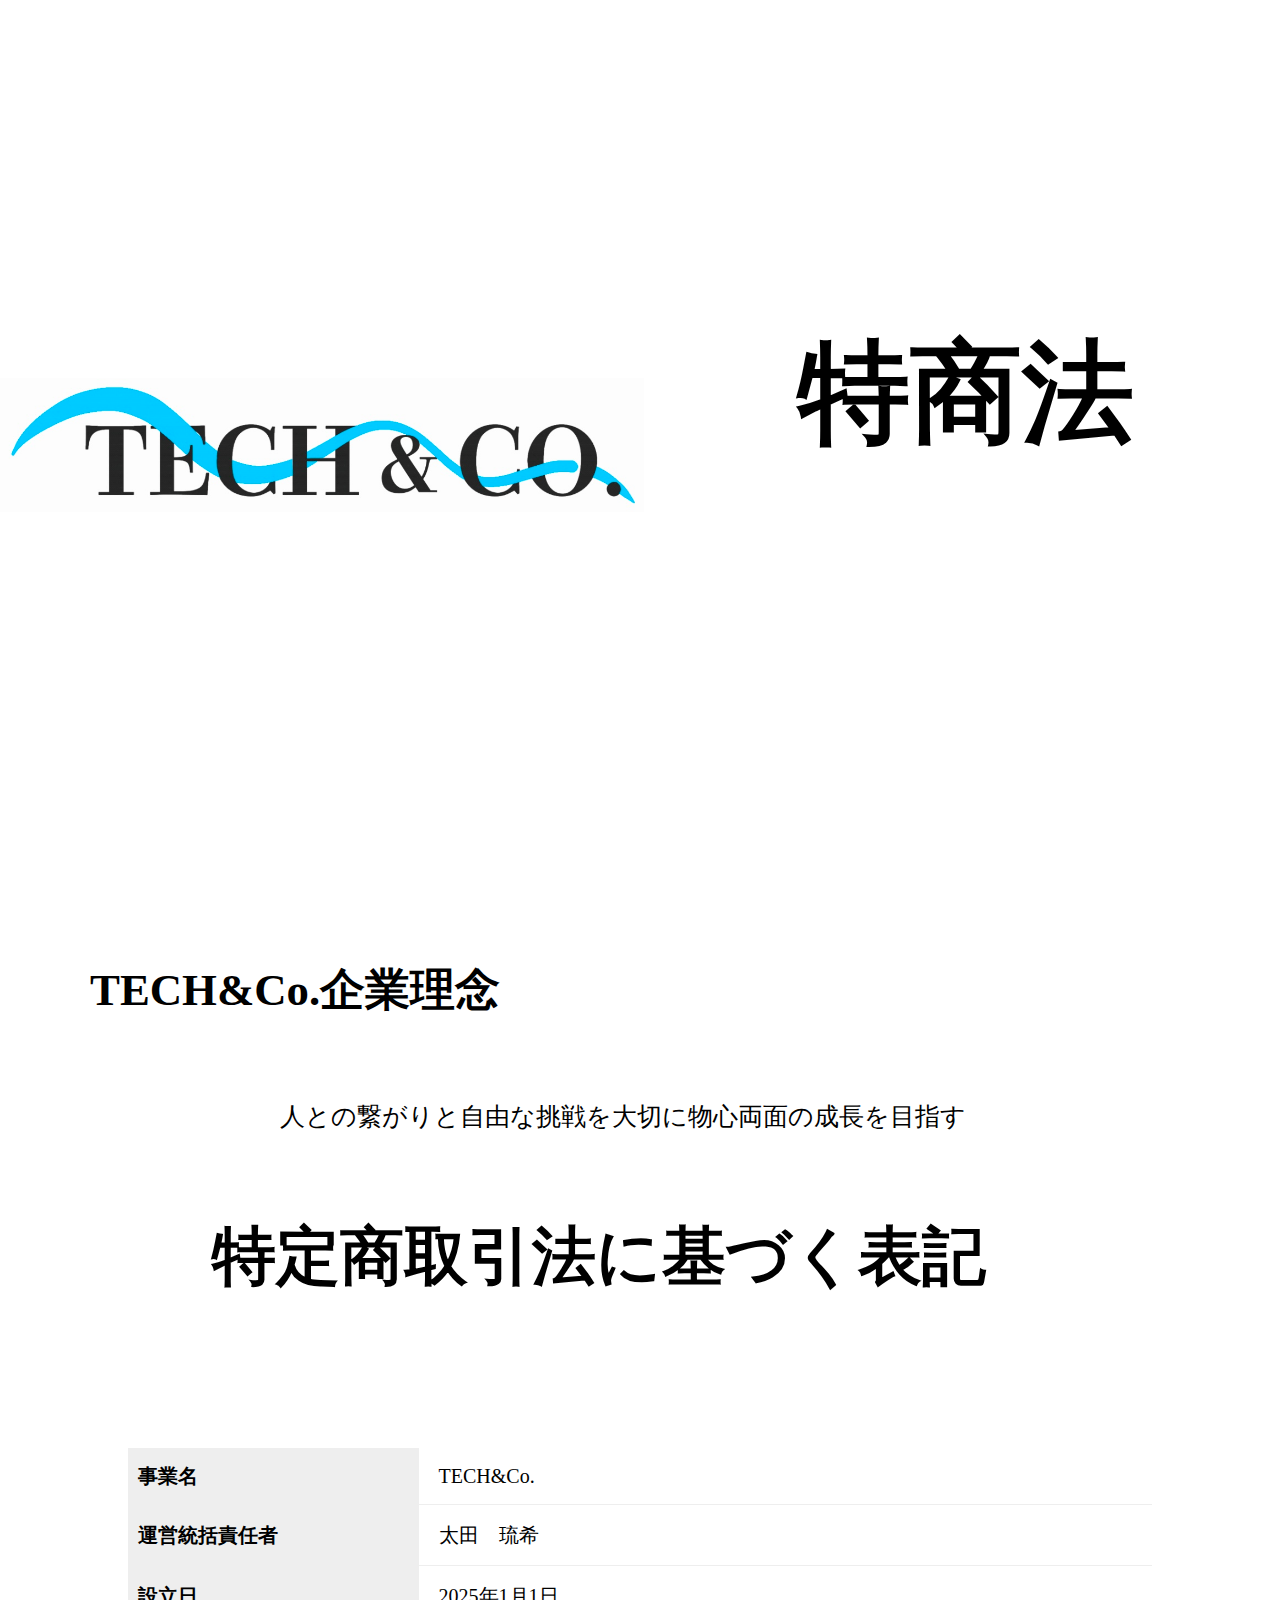
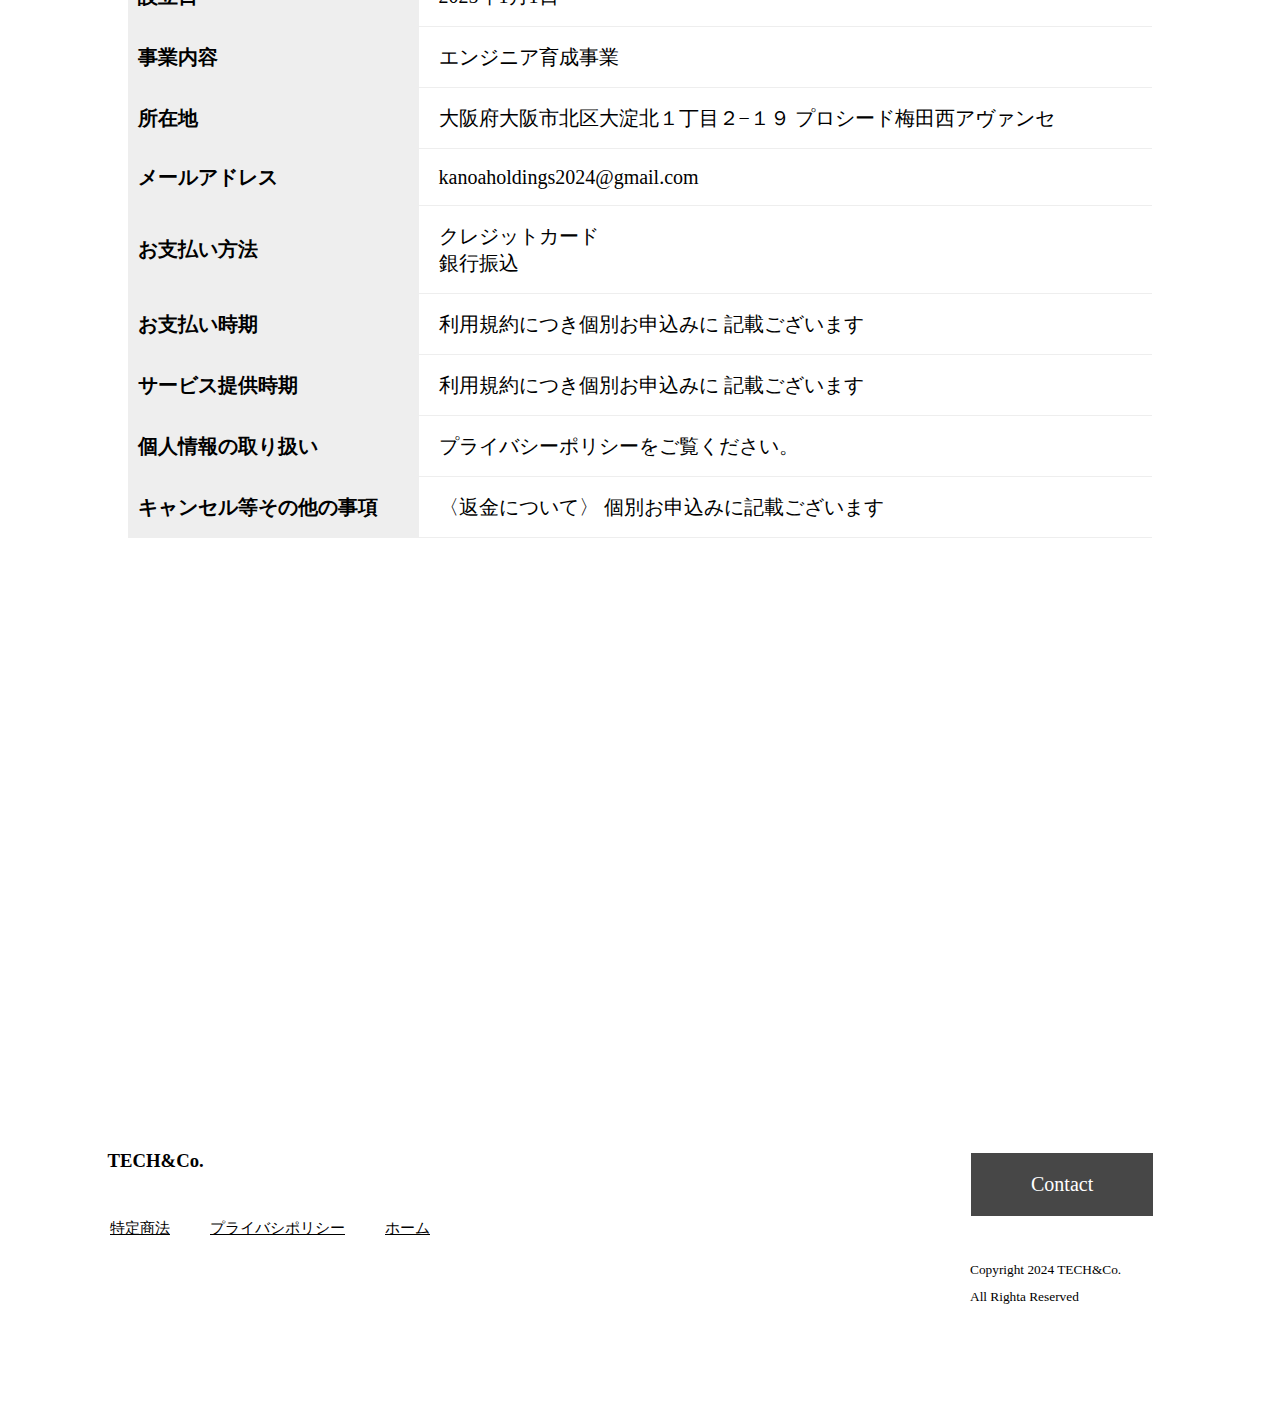
<file: about/index.html>
<!DOCTYPE html>
<html lang="ja">
  <head>
    <meta charset="UTF-8" />
    <meta name="viewport" content="width=device-width, initial-scale=1.0" />
    <meta
      name="description"
      content="【エイ・シー理念】
  ITを起点に、日本の社会問題を解決するサービスを常に提供し、日本人の物心両面の幸福を創造する"
    />
    <title>TECH&Co.</title>
    <link rel="icon" href="../images/logojpg.jpg" />
    <link rel="stylesheet" href="about.css" />
  </head>

  <body>
    <div id="navArea">
      <!-- 背景を一時変える時のid -->
      <div id="mask"></div>
      <!-- 画面 -->
      <main>
        <div class="sec01">
          <div class="title-img">
            <img src="../img/logo2jpg.jpg" />
          </div>
          <div class="title">
            <h1 class="animate">特商法</h1>
            <!-- <small>私達について</small> -->
          </div>
        </div>

        <div class="sec02">
          <h1>TECH&Co.企業理念</h1>
          <!-- <h3>エイ・シー 企業理念</h3> -->
          <p class="animate delay-more">
            ⼈との繋がりと⾃由な挑戦を⼤切に物⼼両⾯の成⻑を⽬指す
          </p>
          <!-- <p class="animate delay-more-more-more">物心両面の幸福とは</p>
          <p class="animate delay-more-more-more-more">
            経済的な安定や豊かさに加えて、仕事に対する誇り、働きがい、生きがいといった<br />人間の心の豊かさを求めていくことで、素晴らしい人生を送ることを言います。
          </p>
          <p class="animate delay-more-more-more-more-more">
            当社はITを起点に、その時に応じた
          </p>
          <p class="animate delay-more3">
            日本の社会問題を解決するサービスを常に提供していくことによって
            日本人の物心両面の幸福を創造する企業になります
          </p> -->
        </div>
        <div class="sec03">
          <!-- <div class="vision-container">
            <h1>Vision</h1>
            <div class="vision" id="client-first">
              クライアントファーストの集団
            </div>
            <div class="vision" id="challenge">常に挑戦する企業であること</div>
            <div class="vision" id="trust">信頼され頼られる存在へ</div>
            <div class="vision" id="accountability">現状に満足しない</div>
            <div class="vision" id="never-settle">自責思考をもつ</div>
          </div> -->

          <div class="company-profile" id="about">
            
           

            

            <div class="com">
              <h1>特定商取引法に基づく表記</h1>

              <table
                bgcolor="#999999"
                border="0"
                cellpadding="9"
                cellspacing="1"
                style="font-size: 13px; text-align: left"
              >
                <tr>
                  <th bgcolor="#EEEEEE">事業名</th>
                  <td bgcolor="#FFFFFF">TECH&Co.</td>
                </tr>
                <!-- <tr> -->
                  <!-- <th bgcolor="#EEEEEE">販売事業者</th>
                  <td bgcolor="#FFFFFF">TECH&Co.</td> -->
                <!-- </tr>  -->
                 <tr>
                  <th bgcolor="#EEEEEE">運営統括責任者</th>
                  <td bgcolor="#FFFFFF">太田　琉希</td>
                </tr>
                <tr>
                  <th bgcolor="#EEEEEE">設立日</th>
                  <td bgcolor="#FFFFFF">2025年1月1日</td>
                </tr>
                <!-- <tr>
                  <th bgcolor="#EEEEEE">資本金</th>
                  <td bgcolor="#FFFFFF">6,000,000円</td>
                </tr> -->
                <tr>
                  <th bgcolor="#EEEEEE">事業内容</th>
                  <td bgcolor="#FFFFFF">エンジニア育成事業</td>
                </tr>
              
                <tr>
                  <th bgcolor="#EEEEEE">所在地</th>
                  <td bgcolor="#FFFFFF">
                    大阪府大阪市北区大淀北１丁目２−１９ プロシード梅田西アヴァンセ
                  </td>
                </tr>
                <!-- <tr>
                  <th bgcolor="#EEEEEE">電話番号</th>
                  <td bgcolor="#FFFFFF">090-7765-3979</td>
                </tr> -->
                <tr>
                  <th bgcolor="#EEEEEE">メールアドレス</th>
                  <td bgcolor="#FFFFFF">kanoaholdings2024@gmail.com</td>
                </tr>
                <!-- <tr>
                  <th bgcolor="#EEEEEE">職業紹介事業許可番号</th>
                  <td bgcolor="#FFFFFF">27-ユ-304571</td>
                </tr> -->
                <tr>
                  <th bgcolor="#EEEEEE">お支払い方法</th>
                  <td bgcolor="#FFFFFF">
                    クレジットカード<br />銀行振込<br />
                  </td>
                </tr>
                <tr>
                  <th bgcolor="#EEEEEE">お支払い時期</th>
                  <td bgcolor="#FFFFFF">
                    利用規約につき個別お申込みに 記載ございます
                  </td>
                </tr>
                <tr>
                  <th bgcolor="#EEEEEE">サービス提供時期</th>
                  <td bgcolor="#FFFFFF">
                    利用規約につき個別お申込みに 記載ございます
                  </td>
                </tr>
                <tr>
                  <th bgcolor="#EEEEEE">個人情報の取り扱い</th>
                  <td bgcolor="#FFFFFF">
                    プライバシーポリシーをご覧ください。
                  </td>
                </tr>
                <tr>
                  <th bgcolor="#EEEEEE">キャンセル等その他の事項</th>
                  <td bgcolor="#FFFFFF">
                    〈返金について〉 個別お申込みに記載ございます
                  </td>
                </tr>
              </table>
            </div>
          </div>
        </div>
        <div class="map">
            <iframe src="https://www.google.com/maps/embed?pb=!1m18!1m12!1m3!1d3279.87798722519!2d135.48485707525455!3d34.70825728280823!2m3!1f0!2f0!3f0!3m2!1i1024!2i768!4f13.1!3m3!1m2!1s0x6000e7ca25114061%3A0x289bc051240e19de!2z44OX44Ot44K344O844OJ5qKF55Sw6KW_44Ki44O044Kh44Oz44K7!5e0!3m2!1sja!2sjp!4v1736688772612!5m2!1sja!2sjp" 
            width="600" 
            height="450" 
            style="border:0;" 
            allowfullscreen="" 
            loading="lazy" 
            referrerpolicy="no-referrer-when-downgrade"></iframe>
        </div>
      </main>
    </div>
    <div class="footer">
      <div class="fl">
        <h3>TECH&Co.</h3>
        <ul>
          <li><a href="index.html">特定商法</a></li>
          <li><a href="../privacy/index.html">プライバシポリシー</a></li>
          <li><a href="../index.html">ホーム</a></li>
        </ul>
      </div>
      <div class="fr">
        <button
            onclick="location.href='https://lin.ee/Te58zC1'">Contact</button>
        <br>
        <small>Copyright 2024 TECH&Co.<br>All Righta Reserved</small>
      </div>
      <a href="#" id="to_top">
        <i class="bi bi-arrow-up-square-fill"></i>
      </a>
    </div>
  </body>
</html>
</file>
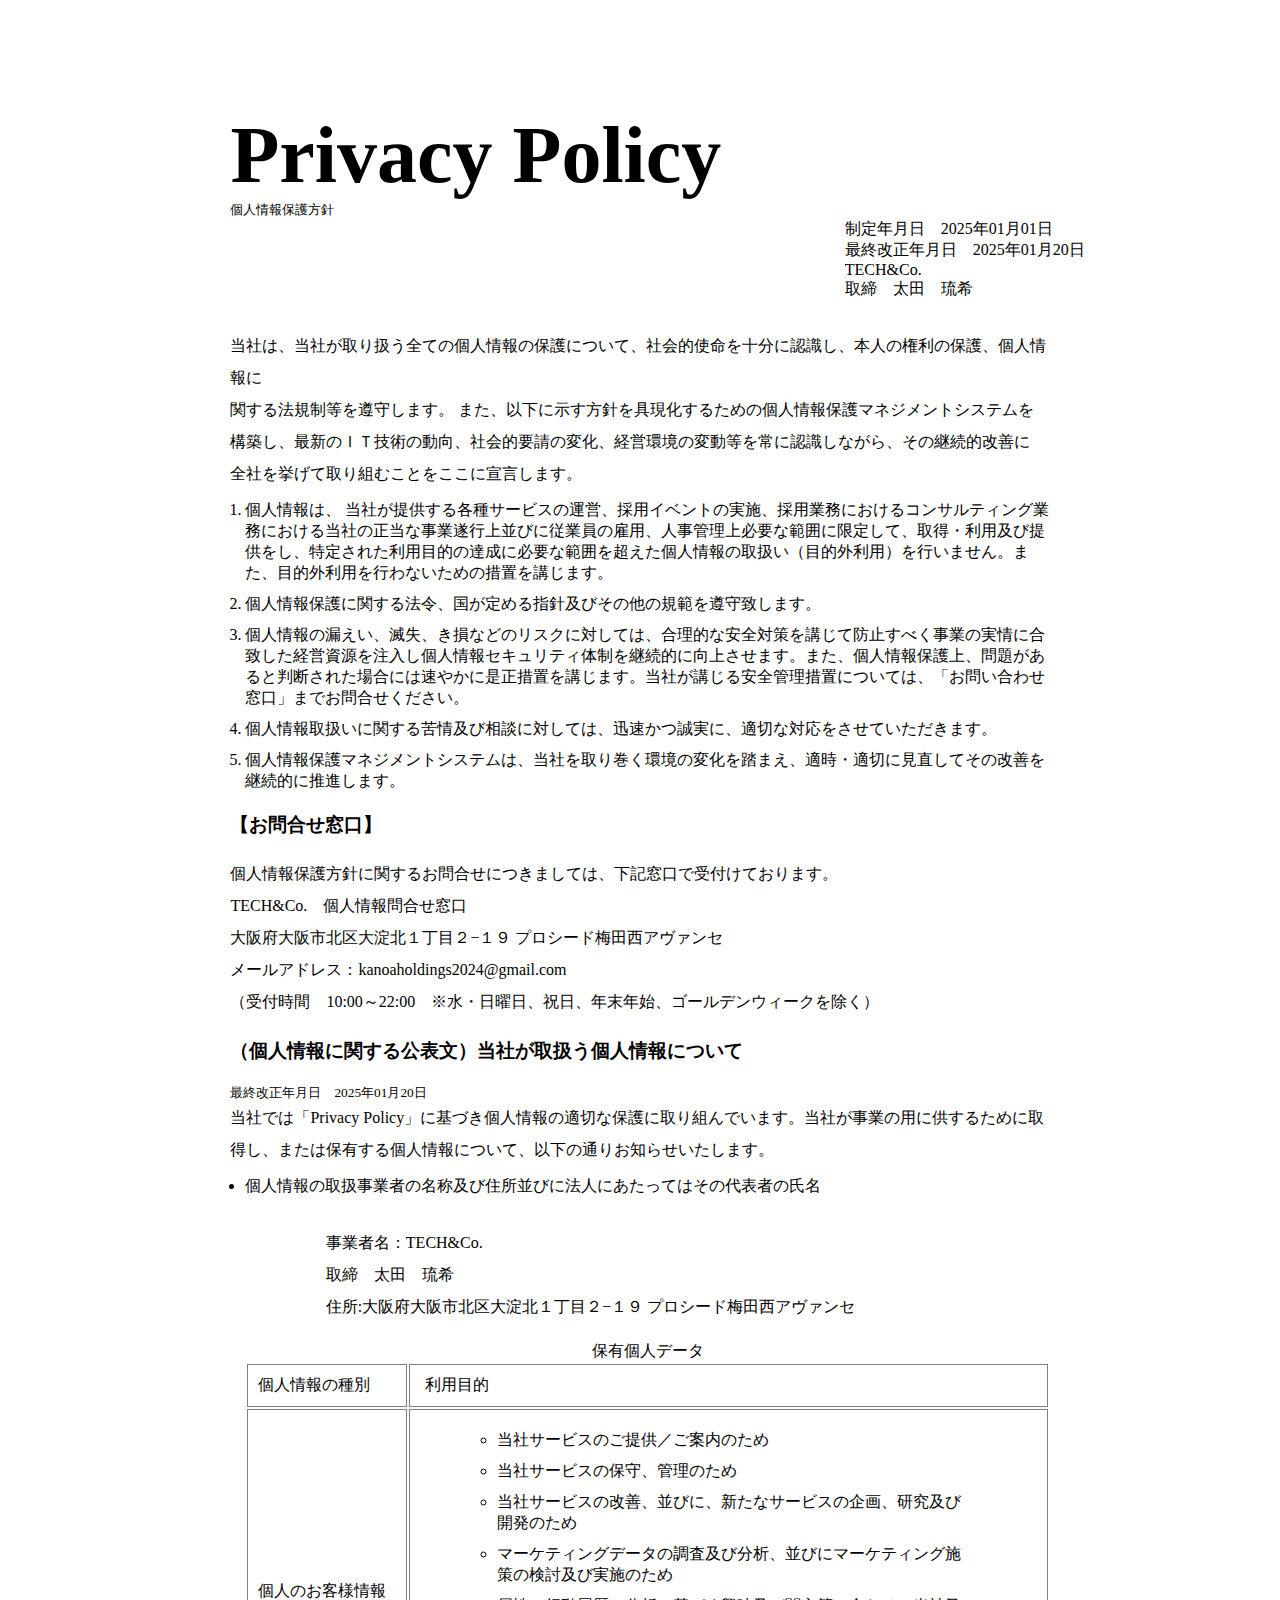
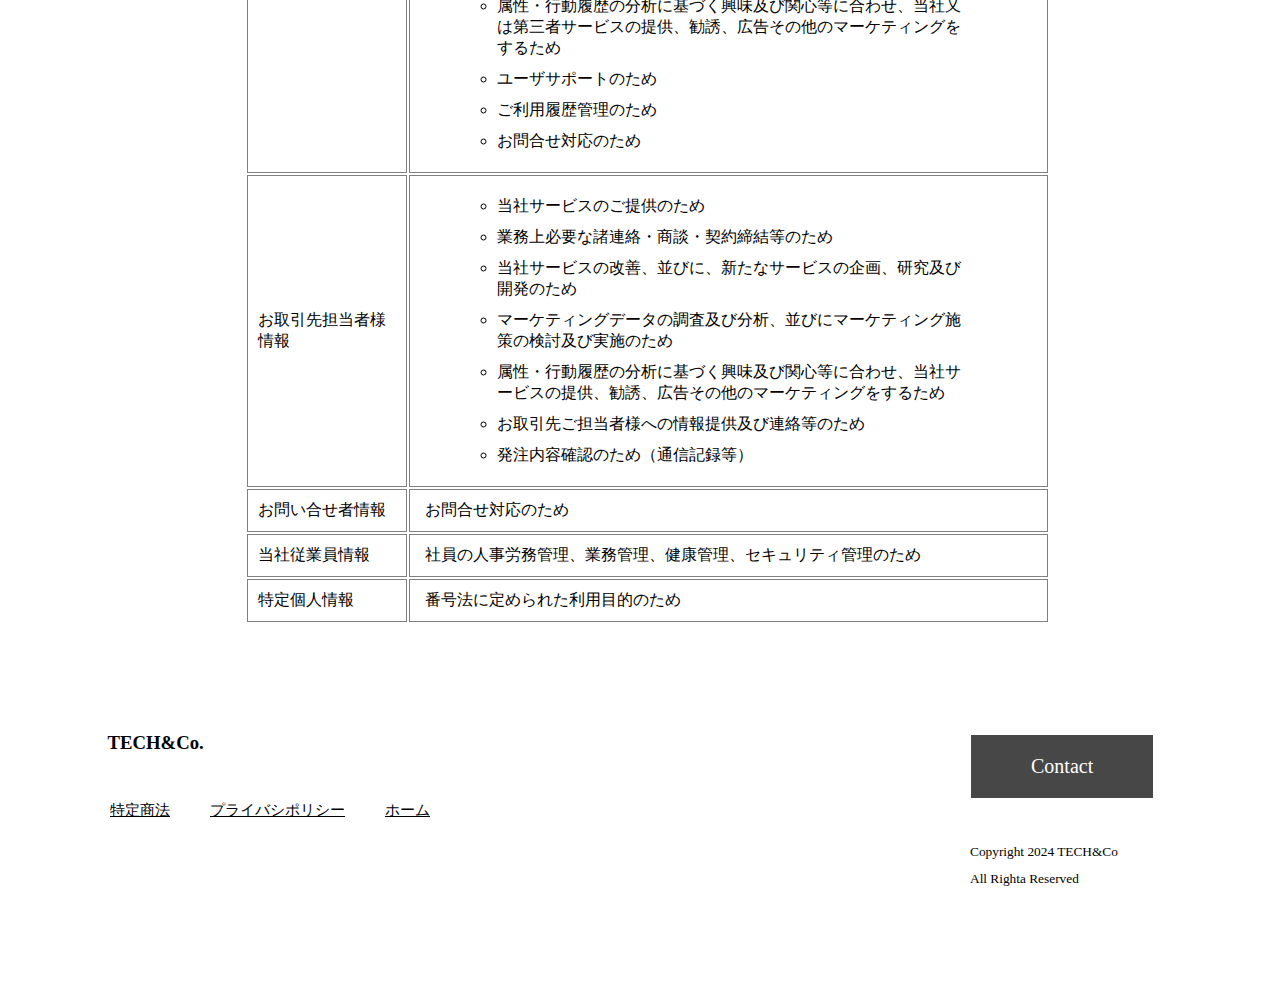
<file: privacy/index.html>
<!DOCTYPE html>
<html lang="ja">

<head>
  <meta charset="UTF-8">
  <meta name="viewport" content="width=device-width, initial-scale=1.0">
  <meta name="description" content="【エイ・シー理念】
  ITを起点に、日本の社会問題を解決するサービスを常に提供し、日本人の物心両面の幸福を創造する" />
  <title>TECH&Co.</title>
  <link rel="icon" href="../images/logojpg.jpg">
  <link rel="stylesheet" href="privacy.css" class="css">

</head>

<body id="navArea">
  <!-- 背景を一時変える時のid -->
  <div id="mask"></div>
  <!-- main--------------------------------------------------------------- -->
  <div class="main">
    <h1>Privacy Policy</h1>
    <small>個人情報保護方針</small>
    <ul class="privacy-1">
      <li>制定年月日　2025年01月01日</li>
      <li>最終改正年月日　2025年01月20日</li>
      <li>TECH&Co.</li>
      <li>取締　太田　琉希
      </li>
    </ul>
    <p>当社は、当社が取り扱う全ての個人情報の保護について、社会的使命を十分に認識し、本人の権利の保護、個人情報に<br>関する法規制等を遵守します。
      また、以下に示す方針を具現化するための個人情報保護マネジメントシステムを構築し、最新のＩＴ技術の動向、社会的要請の変化、経営環境の変動等を常に認識しながら、その継続的改善に<br>全社を挙げて取り組むことをここに宣言します。
    </p>
    <ol class="privacy-2">
      <li>個人情報は、
        当社が提供する各種サービスの運営、採用イベントの実施、採用業務におけるコンサルティング業務における当社の正当な事業遂行上並びに従業員の雇用、人事管理上必要な範囲に限定して、取得・利用及び提供をし、特定された利用目的の達成に必要な範囲を超えた個人情報の取扱い（目的外利用）を行いません。また、目的外利用を行わないための措置を講じます。
      </li>
      <li>個人情報保護に関する法令、国が定める指針及びその他の規範を遵守致します。</li>
      <li>
        個人情報の漏えい、滅失、き損などのリスクに対しては、合理的な安全対策を講じて防止すべく事業の実情に合致した経営資源を注入し個人情報セキュリティ体制を継続的に向上させます。また、個人情報保護上、問題があると判断された場合には速やかに是正措置を講じます。当社が講じる安全管理措置については、「お問い合わせ窓口」までお問合せください。
      </li>
      <li>個人情報取扱いに関する苦情及び相談に対しては、迅速かつ誠実に、適切な対応をさせていただきます。
      </li>
      <li>個人情報保護マネジメントシステムは、当社を取り巻く環境の変化を踏まえ、適時・適切に見直してその改善を継続的に推進します。</li>
    </ol>
    <h3>【お問合せ窓口】</h3>
    <p>個人情報保護方針に関するお問合せにつきましては、下記窓口で受付けております。</p>
    <p>TECH&Co.　個人情報問合せ窓口</p>
    <p>大阪府大阪市北区大淀北１丁目２−１９ プロシード梅田西アヴァンセ</p>
    <p>メールアドレス：kanoaholdings2024@gmail.com</p>
    <p>（受付時間　10:00～22:00　※水・日曜日、祝日、年末年始、ゴールデンウィークを除く）</p>
    <h3>（個⼈情報に関する公表⽂）当社が取扱う個人情報について</h3>
    <small>最終改正年月日　2025年01月20日</small>
    <p>当社では「Privacy Policy」に基づき個人情報の適切な保護に取り組んでいます。当社が事業の用に供するために取得し、または保有する個人情報について、以下の通りお知らせいたします。</p>
    <ul class="privacy-2">
      <li> 個人情報の取扱事業者の名称及び住所並びに法人にあたってはその代表者の氏名</li><p>事業者名：TECH&Co.</p>
      <p>取締　太田　琉希
      </p>
      <p> 住所:大阪府大阪市北区大淀北１丁目２−１９ プロシード梅田西アヴァンセ</p>
      <br>
      
      <table>
        <caption>保有個人データ</caption>
          <tr>
            <td>個人情報の種別</td>
            <td class="privacy-2">利用目的</td>
          </tr>
          <tr>
            <td>個⼈のお客様情報</td>
            <td>
              <ul class="privacy-2">
                <li>当社サービスのご提供／ご案内のため</li>
                <li>当社サービスの保守、管理のため</li>
                <li>当社サービスの改善、並びに、新たなサービスの企画、研究及び開発のため</li>
                <li>マーケティングデータの調査及び分析、並びにマーケティング施策の検討及び実施のため</li>
                <li>属性・行動履歴の分析に基づく興味及び関心等に合わせ、当社又は第三者サービスの提供、勧誘、広告その他のマーケティングをするため</li>
                <li>ユーザサポートのため</li>
                <li>ご利用履歴管理のため</li>
                <li>お問合せ対応のため</li>
              </ul>
            </td>
          </tr>
          <tr>
            <td>お取引先担当者様情報</td>
            <td>
              <ul class="privacy-2">
                <li>当社サービスのご提供のため</li>
                <li>業務上必要な諸連絡・商談・契約締結等のため</li>
                <li>当社サービスの改善、並びに、新たなサービスの企画、研究及び開発のため</li>
                <li>マーケティングデータの調査及び分析、並びにマーケティング施策の検討及び実施のため</li>
                <li>属性・行動履歴の分析に基づく興味及び関心等に合わせ、当社サービスの提供、勧誘、広告その他のマーケティングをするため</li>
                <li>お取引先ご担当者様への情報提供及び連絡等のため</li>
                <li> 発注内容確認のため（通信記録等）</li>
              </ul>
            </td>
          </tr>
          <tr><td>お問い合せ者情報</td><td class="privacy-2">お問合せ対応のため</td></tr>
          <tr><td>当社従業員情報</td><td class="privacy-2">社員の⼈事労務管理、業務管理、健康管理、セキュリティ管理のため</td></tr>
          <tr><td>特定個人情報</td><td class="privacy-2">番号法に定められた利用目的のため</td></tr>
      </table>
    </ul>
  </div>
  <div class="footer">
    <div class="fl">
      <h3>TECH&Co.</h3>
      <ul>
        <li><a href="../about/index.html">特定商法</a></li>
        <li><a href="index.html">プライバシポリシー</a></li>
        <li><a href="../index.html">ホーム</a></li>
      </ul>
    </div>
    <div class="fr">
      <button
      onclick="location. href='https://lin.ee/Te58zC1'">Contact</button>
      <br>
      <small>Copyright 2024 TECH&Co<br>All Righta Reserved</small>
    </div>
    <a href="#" id="to_top">
      <i class="bi bi-arrow-up-square-fill"></i>
    </a>
  </div>
</body>

</html>
</file>
<file: css/style.css>
@charset "UTF-8";

/* *{
  outline: auto;
  padding: 0;
  margin: 0;
  box-sizing: border-box;
} */

:root{
    /* 色管理用 */
    --black-color: #333;
    --white-color: #fff;
    --gray-color: #aaa;
    --gray-color02: #fafafa;
    --primary-color: #;
    --accent-color: #fc7f24;
}



/* ------base------ */

body{
    color: var(--black-color);
    font-size: 14px;
    font-family: "Noto Sans JP",sans-serif;
    line-height: 1.8;
    letter-spacing: 0.1em;
}

/* -------utility------ */

@media screen and (min-width: 756px) {
  .u-sp{
    display: none;
  }
}

.u-wrap,.u-wrap-md,.u-wrap-sm,.u-wrap-l{
    margin: 0 auto;
    padding: 0 10px;
}


@media screen and (min-width: 768px) {
  .u-wrap-md{
    width: 868px!important;
    margin: 0 auto;
  }
}

@media screen and (min-width: 768px) {
  .u-wrap-sm{
    max-width: 840px;
  }
}

@media screen and (min-width: 768px) {
  .u-wrap-l{
    max-width: 1200px;
  }
}

.u-content-pt{
    padding-top: 56px;
}

@media screen and (min-width: 768px) {
  .u-content-pt{
    padding-top: 100px;
  }
}

.u-ptb-l{
    padding: 100px 0 80px;
}

.u-ptb-top{
    padding: 100px 0 80px;
}

@media screen and (min-width: 768px) {
  .u-ptb-top{
    padding: 130px 0 100px;
  }
}

.u-link{
    transition: 0.3s;
}

/* -----layout------ */

@media screen and (min-width: 768px) {
  .l_container{
    width: 100%;
    padding: 130px 0 100px;
    margin: 0 auto;
  }
}

.l_container{
    /* padding: 100px 32px 80px; */
    margin: 0 auto;
    width: 100%;
  }

.l_header{
    width: 100%;
    height: 70px;
    background-color: #ffffff;
    box-shadow: 0 2px 8px 0 rgba(0, 0, 0, 0.1);
    position: fixed;
    top: 0;
    left: 0;
    z-index: 20;
    display: flex;
    justify-content: flex-end;
    align-items: center;
}

.l_header-logo{
    width: 10%;
    position: absolute;
    top: 50%;
    left: 20px;
    transform: translateY(-50%);
}

@media screen and (max-width: 768px) {
  .l_header-logo{
    width: 20%;
  }
}

.l_header-logo_link{
    display: block;
}

.l_header-logo_img{
    width: 100%;
    height: auto;
    display: block;
}

.l_header-nav {
  position: fixed;
  top: 0;
  left: 0;
  right: 0;
  bottom: 0;
  background: var(--white-color);
  z-index: var(--z-index-header);
}


.l_header-nav_inner {
  position: absolute;
  top: 50%;
  left: 50%;
  transform: translate(-50%, -50%);
}

.l_header_item {
  text-align: center;
  font-size: 16px;
  font-weight: bold;
}

  .l_header_item:not(:first-child) {
  margin-top: 40px;
}

@media screen and (min-width: 768px) {
  .l_header_item:not(:first-child) {
    margin-top: 0px;
  }  
}

@media screen and (min-width: 768px) {
.l_header-nav{
    height: 70px;
    position: absolute;
    top: 0;
    right: 20px;
    left: auto;
    bottom: auto;
    pointer-events: auto;
    overflow-y: visible;
    opacity: 1;
}

.l_header-nav_inner{
    width: 100%;
    height: 100%;
    min-height: 0;
    position: static;
    transform: translate(0);
}

.l_header_list{
    height: 100%;
    display: flex;
    align-items: center;
    font-weight: bold;
    width: 100%;
}

.l_header_item{
    height: 100%;
    font-size: 13px;
    font-weight: bold;
    border-bottom: none;
    line-height: 70px;
    padding: 0 10px;
    transition: 0.3s;
}
}

.l_footer{
    padding: 80px 0 0;
}

@media screen and (min-width: 768px) {
  .l_footer{
    padding: 100px 0 0;
  }
}

@media screen and (min-width: 768px) {
  .l_footer_contents-wrap{
    display: flex;
    justify-content: space-between;
    align-items: center;
  }
}

@media screen and (min-width: 768px) {
  .l_footer_info{
    width: 200px;
  }
}

.l_footer_info-logo{
    width: 110px;
    margin: 0 auto;
}

@media screen and (min-width: 768px) {
  .l_footer_info-logo{
    width: 140px;
    margin: 0;
  }
}

.l_footer_info-logo a{
    display: block;
}

@media screen and (min-width: 768px) {
  .l_footer_info-logo a{
    transition: 0.3s;
  }
}

.l_footer_info-list{
    margin-top: 30px;
}

@media screen and (min-width: 768px) {
  .l_footer_info-list{
    margin-top: 40px;
  }
}

.l_footer_info-item{
    font-size: 10px;
    text-align: center;
}

@media screen and (min-width: 768px) {
  .l_footer_info-item{
    font-size: 12px;
    text-align-last: left;
  }
}

.l_footer_info-item span{
    font-weight: bold;
    display: block;
}

.l_footer_info-item a{
    font-weight: bold;
}

@media screen and (min-width: 768px) {
    .l_footer_info-item a{
        transition: 0.3s;
    }
}

.l_footer_nav{
    display: flex;
    justify-content: center;
    flex-wrap: wrap;
    margin: 30px auto 0;
}

@media screen and (max-width: 768px) {
  .l_footer_nav{
    gap: 12px;
  }
}


@media screen and (min-width: 768px) {
  .l_footer_nav{
    padding: 0 50px;
    border-right: 1px solid rgba(0, 0, 0, 0.8);
    margin: 0;
  }
}

@media screen and (min-width: 375px) {
    .l_footer_nav-list{
        width: 150px;
    }
}

@media screen and (min-width: 500px) {
  .l_footer_nav-list{
    width: auto;
  }
}

.l_footer_nav-list:nth-child(1){
    width: 100px;
}

@media screen and (min-width: 768px) {
  .l_footer_nav-list:nth-child(1){
    width: 120px;
  }
}

.l_footer_nav-list:nth-child(2){
    margin-left: 0;
}


@media screen and (min-width: 768px) {
  .l_footer_nav-list:nth-child(2),
  .l_footer_nav-list:nth-child(3){
    margin-left: 40px;
  }
}

@media screen and (min-width: 768px) {
  .l_footer_nav-item{
    margin-top: 2px;
  }
}

@media screen and (min-width: 768px) {
  .l_footer_nav-item:first-child{
    margin-top: 0;
  }
}

.l_footer_nav-item a{
    font-size: 12px;
    font-weight: bold;
}

@media screen and (min-width: 375px) {
  .l_footer_nav-item a{
    display: flex;
    align-items: center;
  }
}

@media screen and (min-width: 768px) {
    .l_footer_nav-item a{
        font-size: 14px;
        transition: 0.3s;
    }
}

@media screen and (min-width: 375px) {
  .l_footer_nav-item a::before{
    content: "";
        display: block;
        width: 0;
        height: 0;
        border-left: 6px solid #3fc8da;
        border-top: 4px solid transparent;
        border-bottom: 4px solid transparent;
        margin-right: 8px;
  }
}


/* ------module--------- */

.m-marker{
    background-image: linear-gradient( transparent 50%, #3fc8da 80% ,#3fc8da 100%);
}

.m_top-ttl{
    text-align: center;
    position: relative;
    margin-bottom: 36px;
}

@media screen and (min-width: 768px) {
  .m_top-ttl{
    margin-bottom: 90px;
  }
}

.m_top-ttl span{
    font-size: 20px;
    font-weight: bold;
    letter-spacing: 0.1em;
    z-index: 1;
    position: relative;
    line-height: 1.5;
}

@media screen and (min-width: 768px) {
  .m_top-ttl span{
    font-size: 28px;
  }
}

.m_top-ttl::after{
    content: "";
    color: rgba(95, 145, 238, 0.1);
    width: 100%;
    display: block;
    font-size: 52px;
    line-height: 1.2;
    position: absolute;
    top: -20px;
    right: 50%;
    transform: translate(50%, 0);
    font-family:sans-serif;
    font-weight: 600;
    font-style: normal;
}

@media screen and (min-width: 768px) {
  .m_top-ttl::after{
    font-size: 130px;
    top: 50%;
    transform: translateX(50%) translateY(-50%);
  }
}

.m_top-ttl.top-feature_ttl::after{
    content: "Feature";
}

.m_top-ttl.top-currculum_ttl::after{
    content: "Curriculum";
}

.m_top-ttl.top-course_ttl::after{
    content: "Course & Price";
}

.m_top-ttl.top-flow_ttl::after{
    content: "Flow";
}

.m_top-ttl.top-faq_ttl::after{
    content: "FAQ";
}

.m-deco-box::after{
    transform:translateY(-50%) skewY(-10deg);
    margin: 0;
}

@media screen and (min-width: 768px) {
  .m-deco-box::after{
    height: 600px;
  }
}

.m-ttl-dec-box{
    text-align: center;
}

@media screen and (min-width: 768px) {
  .m-ttl-dec-box::after{
    height: 600px;
  }
}

.m-deco-box::after{
    content: "";
    display: block;
    background-color: #f5f5f5;
    width: 100%;
    position: absolute;
    top: 50%;
    z-index: -1; 
}

.m-ttl-dec-box_deco{
    display: inline-block;
    position: relative;
    font-weight: bold;
    letter-spacing: 0.1em;
    font-size: 18px;
    padding: 0 44px;
    line-height: 1.5;
}

@media screen and (min-width: 768px) {
  .m-ttl-dec-box_deco{
    padding: 0 96px;
    font-size: 24px;
  }
}

.m-ttl-dec-box_deco::before, .m-ttl-dec-box_deco::after{
    content: "";
    width: 28px;
    height: 10px;
    background: url(../img/deco_box-orange_pc.png);
    position: absolute;
    top: 50%;
    transform: translateY(-50%);
}

@media screen and (min-width: 768px) {
  .m-ttl-dec-box_deco::before, .m-ttl-dec-box_deco::after{
    background: url(../img/deco_box-orange_pc.png) center/cover;
    width: 64px;
  }
}

.m-ttl-dec-box_deco::before{
    left: 0;
}

.m-ttl-dec-box_deco::after{
    right: 0;
}

@media screen and (min-width: 768px) {
  .m-achievement_portfolio-item{
    width: calc(50% - 10px);
    max-width: 360px;
  }
}

.m-achievement_portfolio{
    max-width: 860px;
    margin: 48px auto 0!important;
    display: flex;
    flex-direction: column;
    align-items: center;  
}

@media screen and (min-width: 768px) {
  .m-achievement_portfolio{
    display: flex;
    flex-direction: row;            
    justify-content: space-between;
  }
}

.m-achievement_portfolio-item{
    width: 80%;
    max-width: 420px;
    margin: 0 0;
}

.m-currculum_flow-wrap{
    display: flex;
    align-items: center;
    justify-content: flex-end;
    gap: 8px;
    max-width: 876px;
    margin: 0 auto;
}

.m-currculum_flow{
    max-width: 868px;
    margin: 0 auto;
    margin-top: 12px;
}

@media screen and (min-width: 768px) {
  .m-currculum_flow{
    margin-top: 24px;
  }
}

.m-currculum_flow-block{
    position: relative;
}

.m-currculum_flow-block::after{
    content: "";
    width: 1px;
    height: calc(100% - 36px);
    background: #000;
    position: absolute;
    left: 30px;
    top: 72px;
}

@media screen and (min-width: 768px) {
  .m-currculum_flow-block::after{
    height: 80px;
    left: 70px;
    bottom: 0;
    top: unset;
    transform: translate(-50%,100%);
  }
}

.m-currculum_flow-block:last-of-type::after{
    content: none;
}

@media screen and (min-width: 768px) {
  .m-currculum_flow-block{
    display: flex;
    align-items: flex-start;
    height: 110px;
    gap: 40px;
  }
}

.m-currculum_flow-block:nth-child(n+2){
    margin-top: 52px;
}

@media screen and (min-width: 768px) {
  .m-currculum_flow-block:nth-child(n+2){
    margin-top: 100px;
  }
}

.m-currculum_flow-block_step{
    display: flex;
    align-items: center;
    border-radius: 8px;
    font-weight: bold;
    height: 64px;
    padding: 0 32px;
    font-size: 16px;
    background: #3fc8da;
}

@media screen and (min-width: 768px) {
  .m-currculum_flow-block_step{
    width: 224px;
    height: 88px;
    padding: 0 24px;
    font-size: 18px;
  }
}

.m-currculum_flow-block_step-txt{
    padding-left: 16px;
}

@media screen and (min-width: 768px) {
  .m-currculum_flow-block_step-txt{
    padding-left: 16px;
    font-size: 18px;
  }
}

.m-currculum_flow-block_content{
    padding-left: 60px;
}

@media screen and (min-width: 768px) {
  .m-currculum_flow-block_content{
    width: 600px;
    padding-left: 0;
  }
}

.m-currculum_flow-block_content-txt{
    line-height: 1.5;
    font-size: 14px;
    margin-top: 10px;
}

@media screen and (min-width: 768px) {
  .m-currculum_flow-block_content-txt{
    font-size: 14px;
    text-align: justify;
    margin-top: 0;
  }
}

.m-table{
    overflow-x: scroll;
}

@media screen and (min-width: 768px) {
  .m-table{
    overflow-x: visible;
  }
}

.m-table_elem{
    width: 800px;
    border-collapse: separate;
    border-spacing: 10px 12px;
    table-layout: fixed;
}

@media screen and (min-width: 768px) {
  .m-table_elem{
    width: 100%;
  }
}

.m-table_tr:nth-child(1) th:first-child{
    background: rgba(0, 0, 0, 0);
    box-shadow: none;
}

.m-table_tr th:nth-child(1){
    font-size: 14px;
    background: #fafafa;
    padding: 0;
    line-height: 1.5;
}

.m-table_tr:nth-child(1) th{
    background: linear-gradient(#3fc8da 0%, #3fc8da 100%);
    padding: 24px 8px 32px;
}

@media screen and (min-width: 768px) {
  .m-table_tr th:first-child{
    font-size: 16px;
  }
}

.m-table_tr th:first-child{
    width: 160px;
}

.m-table_tr th, .m-table_tr td{
    background: #fff;
    font-size: 12px;
    font-weight: bold;
    text-align: center;
    letter-spacing: 0.08em;
    border-radius: 4px;
    box-shadow: 0px 2px 5px 0px rgba(0, 0, 0, 0.1);
    padding: 10px 10px;
    overflow-wrap: anywhere
}

@media screen and (min-width: 768px) {
  .m-table_tr th,.m-table_tr td{
    padding: 28px 30px;
    font-size: 18px;
  }
}

.m-table_font-s{
    font-size: 10px;
    display: block;
    line-height: 1.5;
    font-weight: normal;
}

.m-table_font_m{
    font-size: 10px;
    line-height: 1;
    letter-spacing: 0.06em;
}

@media screen and (min-width: 768px) {
  .m-table_font_m{
    font-size: 14px;
  }
}

.m-table_font_l{
    font-size: 16px;
}

@media screen and (min-width: 768px) {
  .m-table_font_l{
    font-size: 20px;
  }
}

.m-table_tr:nth-child(1) th span{
    display: block;
    line-height: 1.6;
}

.m-table_tr th span,.m-table_tr td span{
    font-weight: bold;
}

.m-table_tr:nth-child(1) th span:nth-child(2){
    letter-spacing: 0.02em;
    line-height: 1;
    margin-top: 20px;
    color: var(--white-color);
}

.m-table_tr:nth-child(1) th .m-table_ttl{
    font-size: 14px;
    letter-spacing: 0.1em;
    position: relative;
}

@media screen and (min-width: 768px) {
    .m-table_tr:nth-child(1) th .m-table_ttl{
        font-size: 20px;
        margin-top: 12px;
    }
}

.m-table_tr:nth-child(1) th span:nth-child(3){
    font-weight: normal;
    margin-top: 8px;
    height: 32px;
    display: flex;
    align-items: center;
    justify-content: center;
    color: #fff;
    line-height: 1.5;
}

@media screen and (min-width: 768px) {
    .m-table_tr:nth-child(1) th span:nth-child(3){
        font-size: 14px;
        height: 36px;
        margin-top: 10px;
    }
}

.m-table_td{
    font-size: 12px;
    font-weight: bold;
}

@media screen and (min-width: 768px) {
  .m-table_td{
    font-size: 18px;
  }
}

.m-table_tr td.m-table_td-pdl{
    padding: 16px 10px;
}

@media screen and (min-width: 768px) {
  .m-table_tr td.m-table_td-pdl{
    padding: 28px 30px;
  }
}

.m-table_icon{
    display: block;
    max-width: 80px;
    width: 80%;
    margin: 0 auto 4px;
}

@media screen and (min-width: 768px) {
  .m-table_icon{
    margin: 0 auto;
    max-width: 60px;
  }
}


/* -----top-kv----- */

.top-kv{
    position: relative;
    background-image: url(../img/converted_1.jpg);
    filter:opacity(80%);
    background-repeat: no-repeat;
    background-position: center top;
    background-size: cover;
    margin-top: 70px;  
    height: 756px;
}

@media screen and (max-width: 768px) {
  .top-kv{
    height: 600px;
  }
}

.top-kv_contents{
    position: absolute;
    left: 0;
    bottom: 40px;
    color: var(--white-color);
    opacity: 1;
    padding: 0 32px;
}

.top-kv_copy,.top-kv_sub-copy{
    font-size: 32px;
    line-height: 1.5;
    margin-top: 25px;
    font-weight: bold;
    letter-spacing: 0.08em;
    padding-bottom: 0.4em;
}

@media screen and (max-width: 768px) {
  .top-kv_copy,.top-kv_sub-copy{
    font-size: 23px;
  }
}

/* ------top_achievement------- */

.top_achievement{
    position: relative;
}

@media screen and (min-width: 768px) {
  .top_achievement_inner{
    width: auto;    
    padding: 100px 32px 80px;
  }
}

.top_achievement_ttl::after{
    content: "Achievement";
}

.top_achievement_list-wrap{
    position: relative;
    overflow: auto;
    padding: 0 0 8px 0;
    scrollbar-width: none;
    overflow-y: scroll;
}

@media screen and (min-width: 768px) {
  .top_achievement_list-wrap{
    padding: 0 8px 8px;
  }
}

.top_achievement_list{
    display: flex;
    justify-content: space-between;
    min-width: 920px;
    width: 100%;
    padding: 0 5%;
}

.top_achievement_list-item{
    box-shadow: 0px 3px 6px rgba(0, 0, 0, 0.16);
    border-radius: 5px;
    background: #fff;
    overflow: hidden;
    width: calc(33.33% - 24px);
}

@media screen and (min-width: 768px) {
  .top_achievement_list-item{
    max-width: 316px;
    margin: unset;
  }
}

@media screen and (min-width: 768px) {
  .top_achievement_list-item-inner{
    padding: 20px 20px;
  }
}

.top_achievement_list-item-inner{
    padding: 16px 16px;
}

.top_achievement_list-item-profile{
    display: flex;
    gap: 12px;
    padding: 10px 16px;
    background: #fafafa;
    align-items: center; 
}

.top_achievement_list-item-profile_icon{
    width: 90px;
    flex-shrink: 0;
}

.top_achievement_list-item-profile_name{
    font-size: 14px;
    font-weight: bold;
}

.top_achievement_list-item-profile_old{
    font-size: 12px;
}

.top_achievement_content_ttl-wrap{
    display: flex;
    flex-direction: column;
    align-items: center;
    gap: 16px;
    margin-top: 28px;
}

.top_achievement_content_ttl{
    font-weight: bold;
    font-size: 18px;
    letter-spacing: 0.06em;
    line-height: 1.25;
    padding: 0 4px;
    color: #3fc8da;
    background: linear-gradient(transparent 65%, #3fc8da 0%);
}

@media screen and (min-width: 600px) {
    .top_achievement_content_ttl{
        padding: 0 8px;
    }
}

.top_achievement_content_ttl-txt{
    font-weight: 500;
    font-size: 12px;
    letter-spacing: 0.06em;
    line-height: 2; 
}

.top_achievement_portfolio-wrap{
    margin-top: 80px;
}
@media screen and (min-width: 768px) {
  .top_achievement_portfolio-wrap{
    margin-top: 100px;
  }
}

/* ----- top-feature ----- */

.top-feature{
    position: relative;
}

.top-feature_deco-wrap{
    position: relative;
}

.top-feature_int-txt{
    text-align: center;
    font-size: 16px;
    line-height: 1.5;
    margin-top: 24px;
}
@media screen and (min-width: 768px) {
  .top-feature_int-txt{
    font-size: 18px;
    margin-top: 0;
  }
}

@media screen and (min-width: 768px) {
  .top-feature_block_int-txt-mgt{
    margin-top: 48px;
  }
}

.top-feature_int-txt-cycle-wrap{
    font-size: 20px;
    text-align: center;
    margin-top: 18px;
}

@media screen and (min-width: 768px) {
  .top-feature_int-txt-cycle-wrap{
    font-size: 24px;
    margin-top: 24px;
  }
}

.top-feature_int-txt-cycle{
    line-height: 1;
    font-size: 18px;
    margin: 16px 0;
}

@media screen and (min-width: 768px) {
  .top-feature_int-txt-cycle{
    margin: 0;
  }
}

.top-feature_int-txt-cycle-inner{
    display: flex;
    justify-content: space-between;
    align-items: center;
    margin: 40px auto;
    max-width: 592px;
}

.top-feature_int-txt_accent{
    color: #fff;
    line-height: 1;
    background: linear-gradient(#3fc8da 0%, #3fc8da 100%);
    display: inline-flex;
    justify-content: center;
    align-items: center;
    font-weight: bold;
    padding: 14px 0;
    width: 287px;
    letter-spacing: 0.1em;
    border-radius: 4px; 
}

@media screen and (min-width: 768px) {
  .top-feature_int-txt_accent{
    font-size: 22px;
    padding: 20px 0;
    width: calc(50% - 28px);
  }
}

.top-feature_int-txt_cloth{
    font-weight: bold;
    line-height: 2;
    display: block;
    text-align: center;
}

.top-feature_int-txt-cycle{
    line-height: 1;
    font-size: 18px;
    margin: 16px 0;
}

@media screen and (min-width: 768px) {
  .top-feature_int-txt-cycle{
    margin: 0;
  }
}

.top-feature_block_int-txt{
    margin: 20px auto 0;
}

@media screen and (min-width: 768px) {
  .top-feature_block_int-txt{
    text-align: center;
    font-size: 16px;
    margin-top: 24px;
  }
}

.top-feature_block_method{
    max-width: 480px;
    margin: 40px auto 0;
    width: 95%;
}

@media screen and (min-width: 768px) {
  .top-feature_block_method{
    max-width: 686px;
    margin: 56px auto 0;
  }
}

.top-feature_block_flex-wrap{
    margin-top: 24px;
}

@media screen and (min-width: 768px) {
  .top-feature_block_flex-wrap{
    display: flex;
    justify-content: space-around;
    margin-top: 32px;
  }
}

.top-feature_block_flex-wrap-2{
    display: flex;
    flex-direction: column-reverse;
}

@media screen and (min-width: 768px) {
  .top-feature_block_flex-wrap-2{
    flex-direction: row;
  }
}

@media screen and (min-width: 768px) {
  .top-feature_block_flex-item{
    width: calc(50% - 12px);
    max-width: 504px;
  }
}

@media screen and (min-width: 768px) {
  .top-feature_block_flex-item-comunity{
    width: calc(50% - 24px);
    max-width: unset;
  }
}

@media screen and (min-width: 768px) {
  .top-feature_block_flex-item-comunity:nth-child(1){
    display: flex;
    flex-direction: column;
    justify-content: center;
  }
}

.top-feature_block_flex-item-comunity:nth-child(2){
    display: flex;
    justify-content: space-between;
    gap: 8px;
    flex-wrap: wrap;
}

.top-feature_block_flex-img{
    margin-top: 24px;
    width: 100%;
}

@media screen and (min-width: 768px) {
  .top-feature_block_flex-img{
    margin-top: 0;
  }
}

.top-feature_block_flex-ttl{
    margin-top: 16px;
    font-size: 18px;
    font-weight: bold;
    text-align: center;
}

@media screen and (min-width: 768px) {
  .top-feature_block_flex-ttl{
    font-size: 20px;
    margin-top: 24px;
  }
}

.top-feature_block_flex-txt{
    text-align: justify;
    margin-top: 12px;
}

@media screen and (min-width: 768px) {
  .top-feature_block_flex-txt{
    padding: 0 12px;
    font-size: 14px;
    margin-top: 20px;
  }
}

.top-feature_block_flex-ttl-color{
    color: #3fc8da;
    font-weight: bold;
    margin-top: 20px;
    line-height: 1.5;
    font-size: 18px;
}

@media screen and (min-width: 768px) {
  .top-feature_block_flex-ttl-color{
    font-size: 22px;
    margin-top: 0;
  }
}

.top-feature_block_flex-item-img{
    width: calc(50% - 4px);
    height: 60%;
}


/* ------ top-currculum  ------- */

.top-currculum{
    position: relative;
    padding-bottom: 0;
    overflow: hidden;
}

@media screen and (min-width: 768px) {
  .top-currculum{
    padding-bottom: 0;
  }
}

.top-currculum_wrap{
    margin-top: 60px;
}

@media screen and (min-width: 768px) {
  .top-currculum_wrap{
    margin-top: 64px;
  }
}

.top-currculum_presentation_wrap{
    padding-bottom: 60px;
    margin-top: 100px;
    position: relative;
}

@media screen and (min-width: 768px) {
  .top-currculum_presentation_wrap{
    padding-bottom: 100px;
    margin-top: 140px;
  }
}

@media screen and (min-width: 768px) {
  .top-currculum_presentation_wrap::after{
    content: "";
    display: block;
    background-color: #f5f5f5;
    width: 100%;
    position: absolute;
    top: -150px;
    z-index: -1;
    transform: skewY(10deg);
    height: 150%;
  }
}

/* ------portfolio----- */

.portpfolio_item{
    border-radius: 6px;
    overflow: hidden;
    box-shadow: 0 2px 8px 0 rgba(0, 0, 0, 0.1);
    margin-top: 40px;
    z-index: 1;
}

@media screen and (min-width: 768px) {
  .portpfolio_item{
    width: 23.5%;
    margin: 24px 2% 0 0;
  }
}

@media screen and (min-width: 600px) {
    .portpfolio_item{
    width: 48%;
    margin: 24px 4% 0 0;  
    }
}   

.portpfolio_item-link{
    height: 100%;
    display: block;
}

.portfolio_thumbnail{
    width: 100%;
    overflow: hidden;
}

.portfolio_thumbnail-bg{
    background: url(../img/sarari-man.jpeg);
}

.portfolio_thumbnail-bg{
    width: 100%;
    height: 0;
    padding-top: 60%;
    background-position: center !important;
    background-size: cover !important;
    transform: scale(1.01);
    transition: 0.3s;
}

.portfolio_info{
    background: linear-gradient(45deg, #3fc8da 0%, #3fc8da 100%);
    display: flex;
    align-items: center;
    padding: 10px;  
}

@media screen and (min-width: 768px) {
  .portfolio_info{
    padding: 10px 20px;
  }
}

.portfolio_info-face{
    background-image: url(../img/sarari-man.jpeg);
    width: 45px;
    height: 45px;
    border-radius: 50%;
    background-position: center;
    background-size: cover;
}

.portfolio_info-txt{
    color: #fff;
    width: calc(100% - 55px);
    margin-left: 10px;
}

.portfolio_info-txt span{
    display: block;
    line-height: 1.4;
}

.portfolio_info-class{
    font-size: 12px;
    font-weight: bold;
    letter-spacing: 0.04em;
}

.portfolio_info-name{
    font-weight: bold;
    letter-spacing: 0.08em;
}

.portfolio_msg{
    padding: 30px 10px;
}

@media screen and (min-width: 768px) {
  .portfolio_msg{
    padding: 20px 20px;
  }
}

.portfolio_msg-txt{
    font-size: 12px;
    font-weight: bold;
    line-height: 2.2;
    display: block;
}


/* -----  page-currculum  -------- */

.page-currcurm_presentasion_inner{
    margin: 24px auto 0;
}

@media screen and (min-width: 768px) {
  .page-currcurm_presentasion_inner{
    margin: 40px auto 0;
  }
}

.page-currcurm_presentasion_meta-block{
    margin: 16px auto 0;
    flex-shrink: 0;
}

@media screen and (min-width: 768px) {
  .page-currcurm_presentasion_meta-block{
    margin: 24px auto 0;
  }
}

.page-currcurm_presentasion_post{
    font-size: 14px;
    line-height: 1.5;
    font-weight: normal;
}

@media screen and (min-width: 768px) {
  .page-currcurm_presentasion_post{
    font-size: 16px;
  }
}

.page-currcurm_presentasion_name{
    font-size: 18px;
    font-weight: bold;
    line-height: 1.5;
    margin: 6px 0;
}

@media screen and (min-width: 768px) {
  .page-currcurm_presentasion_name{
    font-size: 20px;
    line-height: 1.2;
  }
}

.page-currcurm_presentasion_txt-block{
    margin: 0 auto;
}

.page-currcurm_presentasion_txt{
    line-height: 2;
    margin-top: 12px;
    font-size: 14px;
}

@media screen and (min-width: 768px) {
  .page-currcurm_presentasion_txt{
    font-size: 16px;
    margin-top: 56px;
  }
}


/* -----  top-course  ----- */

@media screen and (max-width: 768px) {
  .top-margin{
    margin-top: 30px;
  }
}


.top-course_int-txt{
    font-size: 18px;
    text-align: center;
    font-weight: bold;
    margin-bottom: 48px;
}

@media screen and (min-width: 768px) {
  .top-course_int-txt{
    font-size: 20px;
    margin-bottom: 16px;
  }
}

.top-course_table{
    position: relative;
    overflow: auto;
    scrollbar-width: none;
}

/* ---- top-flow ---- */

.top-flow_wrap{
    margin-top: 40px;
}

@media screen and (min-width: 600px) {
  .top-flow_wrap{
    display: flex;
    flex-wrap: wrap;
  }
}

@media screen and (min-width: 768px) {
  .top-flow_wrap{
    margin-top: 80px;
  }
}



.top-flow_item{
    background-color: #f5f5f5;
    box-shadow: 0 2px 8px 0 rgba(0, 0, 0, 0.1);
    text-align: center;
    border-radius: 6px;
    position: relative;
    padding: 30px 20px;
    margin-top: 20px;
}

@media screen and (min-width: 600px) {
  .top-flow_item{
    width: 49%;
    padding: 40px 20px;
  }
}


@media screen and (min-width: 768px) {
  .top-flow_item{
    width: 32%;
    padding: 50px 18px;
    margin-top: 30px;
  }
}



.top-flow_item:first-child{
    margin-top: 0;
}

.top-flow_item::before{
    content: "";
    display: block;
    width: 36px;
    height: 36px;
    background-repeat: no-repeat;
    background-position: center;
    background-size: contain;
    position: absolute;
    top: -12px;
    left: -6px;
}

.top-flow_item:nth-child(1)::before{
    background: url();
}

@media screen and (min-width: 600px) {
  .top-flow_item:nth-child(2n-1){
    margin-right: 2%;
  }
}

@media screen and (min-width: 600px) {
  .top-flow_item:nth-child(-n+2){
    margin-top: 0;
  }
}

@media screen and (min-width: 768px) {
  .top-flow_item:nth-child(2n){
    margin-right: 2%;
  }
}

@media screen and (min-width: 768px) {
  .top-flow_item:nth-child(-n+3){
    margin-top: 0;
  }
}

@media screen and (min-width: 768px) {
  .top-flow_item:nth-child(2n-1){
    margin-right: 2%;
  }
}

@media screen and (min-width: 768px) {
    .top-flow_item:nth-child(3n){
    margin-right: 0;
 }
}

.top-flow_inner{
    display: inline-block;
}

.top-flow_item-ttl{
    font-weight: bold;
    letter-spacing: 0.04em;
}

.top-flow_item-ttl::after{
    content: "";
    display: block;
    width: 40px;
    height: 3px;
    background-color: #3fc8da;
    margin: 14px auto 18px;
}

@media screen and (min-width: 600px) {
  .top-flow_item-ttl::after{
    width: 60px;
    margin: 14px auto 20px;
  }
}

.top-flow_item-txt-wrap{
    display: inline-block;
}

.top-flow_item-txt{
    font-size: 12px;
    text-align: center;
}

@media screen and (min-width: 768px) {
  .top-flow_item-txt{
    max-width: 100%;
    line-height: 2.2;
  }
}

.top-flow_item-arrow{
    width: 1px;
    height: 50px;
    display: block;
    position: absolute;
    bottom: -35px;
    right: 20px;
    background-color: #707070;
    z-index: 1;
}

.top-flow_item-arrow::after{
    content: "";
    width: 1px;
    height: 8px;
    display: block;
    position: absolute;
    bottom: 0;
    right: 2px;
    transform: rotate(-32deg);
    background-color: #707070;
}

@media screen and (min-width: 600px) {
  .top-flow_item-arrow::after{
    width: 8px;
    height: 1px;
    right: 0px;
    bottom: 3px;
    transform: rotate(45deg);
  }
}

@media screen and (min-width: 600px) {
    .top-flow_item-arrow{
        width: 40px;
        height: 1px;
        bottom: 20px;
    }
}

@media screen and (min-width: 600px) {
    .top-flow_item:nth-child(2) .top-flow_item-arrow{
        display: none;
      }
}

@media screen and (min-width: 768px) {
  .top-flow_item:nth-child(2) .top-flow_item-arrow{
    display: block;
  }
}

@media screen and (min-width: 600px) {
  .top-flow_item:nth-child(3) .top-flow_item-arrow{
    display: none;
  }
}

@media screen and (min-width: 600px) {
    .top-flow_item:nth-child(4) .top-flow_item-arrow{
        left: calc(-20px - 2%);
    }
}

@media screen and (min-width: 768px) {
    .top-flow_item:nth-child(4) .top-flow_item-arrow{
        left:auto;
        right: -30px;
    }
}

@media screen and (min-width: 600px) {
    .top-flow_item:nth-child(1) .top-flow_item-arrow, .top-flow_item:nth-child(2) .top-flow_item-arrow, .top-flow_item:nth-child(5) .top-flow_item-arrow{
        right: calc(-20px - 2%);
    }  
}

@media screen and (min-width: 768px) {
    .top-flow_item:nth-child(1) .top-flow_item-arrow, .top-flow_item:nth-child(2) .top-flow_item-arrow, .top-flow_item:nth-child(5) .top-flow_item-arrow{
        right: calc(-20px - 3%); 
    }
}

/* --- top-faq --- */

.top-faq{
    background-color: #f5f5f5;
}

.top-faq_wrap{
    margin-top: 40px;
}

@media screen and (min-width: 768px) {
  .top-faq_wrap{
    margin-top: 50px;
  }
}

.top-faq_list{
    margin-top: 40px;
}

@media screen and (min-width: 768px) {
  .top-faq_list{
    margin-top: 70px;
  }
}

.top-faq_item{
    border-radius: 6px;
    overflow: hidden;
    box-shadow: 0px 2px 5px -1px rgba(0, 0, 0, 0.2);
    margin-top: 10px;
}

@media screen and (min-width: 768px) {
  .top-faq_item{
    margin-top: 18px;
  }
}

.top-faq_item:first-child{
    margin-top: 0;
}

.top-faq_question{
    background: linear-gradient(#3fc8da 0%, #3fc8da 100%);
    display: flex;
    justify-content: space-between;
    align-items: center;
    padding: 14px 10px;
}

@media screen and (min-width: 768px) {
  .top-faq_question{
    padding: 20px 30px;
    cursor: pointer;
  }
}

.top-faq_question-num, .top-faq_question-txt{
    color: #fff;
    font-weight: bold;
    display: block;
}

.top-faq_question-num{
    display: none;
}

@media screen and (min-width: 768px) {
  .top-faq_question-num{
    width: 20px;
    display: block;
  }
}

.top-faq_question-txt{
    font-size: 12px;
    width: calc(100% - 30px);
}

@media screen and (min-width: 768px) {
  .top-faq_question-txt{
    font-size: 16px;
    width: calc(100% - 80px);
  }
}

.top-faq_question-icon{
    display: block;
    width: 20px;
    height: 20px;
    border: 1px solid #fff;
    border-radius: 50%;
    display: flex;
    justify-content: center;
    align-items: center;
}

.top-faq_question-icon::after{
    content: "";
    display: block;
    width: 4px;
    height: 4px;
    border: 1px solid;
    border-color: transparent transparent #fff #fff;
    transform: rotate(-45deg);
    position: relative;
    top: -1px;
    transition: 0.2s;
}

.top-faq_answer{
    background-color: #fff;
    padding: 14px 10px;
    display: none;
}

@media screen and (min-width: 768px) {
  .top-faq_answer{
    padding: 20px 30px;
  }
}

.top-faq_answer-txt{
  padding: 10px;
}

@media screen and (max-width: 768px) {
  .l_footer_cta{
    text-align: center;
  }
}

.l_footer_cta small {
  line-height: 2;
}

.l_footer_cta button{
  font-size: 20px;
  font-weight: 500;
  margin: 20px 0 40px 0px;
  padding: 20px 60px;
  -webkit-transition: 0.4s;
  transition: 0.4s;
  cursor: pointer;
  color: white;
  background: #3fc8da;
  border: 1px solid white;
}

.l_footer_cta button:hover{
  background-color: white;
  color: black;
  border: 1px solid black;
}

.l_footer_copyright{
  text-align: center;
  display: block;
}

.m_hamburger {
  width: 32px;
  height: 24px;
  position: relative;
  margin-right: 20px;
}

@media screen and (min-width: 756px) {
  .m_hamburger {
    display: none;
  }
}

.m_hamburger-bar {
  width: 100%;
  height: 2px;
  position: absolute;
  background: var(--black-color);
  left: 50%;
  transition: 0.3s;
}

.m_hamburger-bar:first-child {
  top: 0;
  transform: translate(-50%, 0);
}

.m_hamburger-bar:nth-child(2) {
  top: 50%;
  transform: translate(-50%, -50%);
}

.m_hamburger-bar:last-child {
  top: 100%;
  transform: translate(-50%, -100%);
}

/* js */

.js_body.is-active {
  overflow: hidden;
}


.js_navigation {
  pointer-events: none;
  opacity: 0;
  transition: opacity 0.5s;
}

@media screen and (min-width: 756px) {
  .js_navigation {
    pointer-events: auto;
    opacity: 1;
  }
}

.js_navigation.is-active {
  opacity: 1;
  pointer-events: inherit;
}

.js_hamburger.is-active .m_hamburger-bar:first-child {
  top: 50%;
  transform: translate(-50%, 0) rotate(45deg);
}

.js_hamburger.is-active .m_hamburger-bar:nth-child(2) {
  opacity: 0;
}

.js_hamburger.is-active .m_hamburger-bar:last-child {
  top: 50%;
  transform: translate(-50%, 0) rotate(-45deg);
}

summary{
  display: block;
}

summary::-webkit-details-marker{
  display: none;
}
</file>
<file: about/about.css>
@charset "UTF-8";
* {
  margin: 0;
  padding: 0;
  -webkit-box-sizing: border-box;
          box-sizing: border-box;
  font-family: "Times New Roman", Times, serif;
}

.open nav {
  left: 0;
  opacity: 1;
  pointer-events: auto;
}

nav {
  pointer-events: none;
  width: 80%;
  height: 100vh;
  display: block;
  background-color: white;
  position: fixed;
  top: 0;
  left: -300px;
  opacity: 0;
  -webkit-transition: all 0.5s;
  transition: all 0.5s;
  z-index: 5;
}

nav .inner {
  padding: 25px;
  display: -webkit-box;
  display: -ms-flexbox;
  display: flex;
}

nav .inner ul {
  list-style: none;
  width: 100%;
  height: 100vh;
}

nav .inner ul h2 {
  text-align: center;
  padding: 30px;
}

nav .inner ul p {
  padding: 10px;
  text-align: center;
}

nav .inner li {
  background-color: white;
  width: 95%;
  border: 1px solid;
  text-align: center;
  margin-bottom: 10px;
}

nav .inner li :hover {
  background-color: black;
  color: white;
  -webkit-transition: all 1.1s;
  transition: all 1.1s;
}

nav .inner li a {
  padding: 40px;
  display: block;
  width: 100%;
  text-decoration: none;
  color: black;
  font-size: 30px;
  -webkit-transition-duration: 0.2s;
          transition-duration: 0.2s;
}

.toggle {
  display: block;
  position: fixed;
  top: 30px;
  right: 30px;
  width: 30px;
  height: 30px;
  z-index: 3;
  cursor: pointer;
}

.toggle span {
  position: absolute;
  display: block;
  left: 0;
  width: 30px;
  height: 2px;
  background-color: black;
  -webkit-transition-duration: all 0.5s;
          transition-duration: all 0.5s;
  border-radius: 4px;
}

.toggle :nth-child(1) {
  top: 4px;
}

.toggle :nth-child(2) {
  top: 14px;
}

.toggle :nth-child(3) {
  bottom: 4px;
}

.open .toggle span {
  background-color: white;
}

.open .toggle span:nth-child(1) {
  -webkit-transform: translateY(10px) rotate(-315deg);
          transform: translateY(10px) rotate(-315deg);
}

.open .toggle span:nth-child(2) {
  opacity: 0;
}

.open .toggle span:nth-child(3) {
  -webkit-transform: translateY(-10px) rotate(315deg);
          transform: translateY(-10px) rotate(315deg);
}

#mask {
  display: none;
  -webkit-transition: all 1s;
  transition: all 1s;
}

.open #mask {
    display: block;
    background-color: #000000d4;
    width: 100%;
    height: 100%;
    top: 0;
    left: 0;
    position: fixed;
  }
  
  .animate {
    /* opacity: 0; */
    /*初期値は見えなく*/
    -webkit-transition: opacity 2s, -webkit-transform 0.5s;
    transition: opacity 2s, -webkit-transform 0.5s;
    transition: opacity 2s, transform 0.5s;
    transition: opacity 2s, transform 0.5s, -webkit-transform 0.5s;
    /*見えるようにするまでの時間指定*/
  }
  
  .animate.sl {
    -webkit-transform: translateX(-200px);
            transform: translateX(-200px);
    /*左に200px*/
  }
  
  .animate.delay {
    -webkit-transition-delay: 0.2s;
            transition-delay: 0.2s;
    /*0.5s遅らせる*/
  }
  
  .animate.delay-more {
    -webkit-transition-delay: 0.4s;
            transition-delay: 0.4s;
  }
  
  .animate.delay-more-more {
    -webkit-transition-delay: 0.6s;
            transition-delay: 0.6s;
  }
  
  .animate.delay-more-more-more {
    -webkit-transition-delay: 0.8s;
            transition-delay: 0.8s;
  }
  
  .animate.delay-more-more-more-more {
    -webkit-transition-delay: 1s;
            transition-delay: 1s;
  }
  
  .animate.delay-more-more-more-more-more {
    -webkit-transition-delay: 1.2s;
            transition-delay: 1.2s;
  }
  
  .animate.delay-more3 {
    -webkit-transition-delay: 1.4s;
            transition-delay: 1.4s;
  }
  
  .animate.appear {
    opacity: 1;
    /*jsでクラスついた時に見せる*/
    -webkit-transform: none;
            transform: none;
    /*移動していたものを戻す*/
  }
  
  .sec01 {
    width: 100%;
    height: 100vh;
    display: -webkit-box;
    display: -ms-flexbox;
    display: flex;
    position: relative;
    /* overflow-x: hidden; */
  }
  
  .sec01 .title-img {
    width: 80%;
  }
  
  .sec01 .title-img img {
    height: 100vh;
  }
  
  .sec01 .title {
    position: absolute;
    top: 10%;
    left: 60%;
  }
  
  .sec01 .title h1 {
    font-size: 7rem;
    padding: 30px 30px 0;
    margin-top: 50%;
  }
  
  .sec01 .title small {
    margin-left: 30px;
  }
  
  .sec02 {
    width: 100%;
    padding: 40px;
    overflow-x: hidden;
  }
  
  .sec02 h1 {
    font-size: 2.8rem;
    width: 50%;
    padding: 20px;
    margin-left: 30px;
  }
  
  .sec02 h3 {
    margin-left: 50px;
  }
  
  .sec02 p {
    width: 70%;
    margin: 40px 0 0 20%;
    font-size: 25px;
    padding: 20px 0;
  }
  
  .sec02 .vision-container {
    text-align: center;
    max-width: 600px;
  }
  
  .sec03 {
  
    width: 100%;
    overflow-x: hidden;
  }
  
  .sec03 .vision-container {
    width: 70%;
    margin-top: 10%;
    margin: 0 auto;
    height: 90vh;
  }
  
  .sec03 h1 {
    font-size: 5rem;
    width: 50%;
    padding: 20px;
    margin-left: 20px;
    margin-bottom: 50px;
  }
  
  .sec03 .vision {
    font-size: 30px;
    background-color: #fff;
    margin: 10px;
    padding: 20px;
    -webkit-box-shadow: 0 2px 4px rgba(0, 0, 0, 0.1);
            box-shadow: 0 2px 4px rgba(0, 0, 0, 0.1);
    border-radius: 5px;
    -webkit-transition: -webkit-transform 0.3s ease-in-out, -webkit-box-shadow 0.3s ease-in-out;
    transition: -webkit-transform 0.3s ease-in-out, -webkit-box-shadow 0.3s ease-in-out;
    transition: transform 0.3s ease-in-out, box-shadow 0.3s ease-in-out;
    transition: transform 0.3s ease-in-out, box-shadow 0.3s ease-in-out, -webkit-transform 0.3s ease-in-out, -webkit-box-shadow 0.3s ease-in-out;
  }
  
  .sec03 .vision:hover {
    -webkit-transform: translateY(-5px);
            transform: translateY(-5px);
    -webkit-box-shadow: 0 4px 8px rgba(0, 0, 0, 0.2);
            box-shadow: 0 4px 8px rgba(0, 0, 0, 0.2);
  }
  
  .sec03 #client-first {
    border-left: 20px solid #007bff;
  }
  
  .sec03 #challenge {
    border-left: 20px solid #28a745;
  }
  
  .sec03 #trust {
    border-left: 20px solid #ffc107;
  }
  
  .sec03 #accountability {
    border-left: 20px solid #17a2b8;
  }
  
  .sec03 #never-settle {
    border-left: 20px solid #dc3545;
  }
  
  .sec03 .company-profile {
    width: 100%;
    height: auto;
  }
  
  .sec03 .company-profile h1 {
    -webkit-box-sizing: border-box;
            box-sizing: border-box;
    margin-left: 15%;
    font-size: 4rem;
    width: 100%;
  }
  
  .sec03 .company-profile table {
    width: 80%;
    margin: 10% auto 50px;
    background-color: rgba(157, 156, 156, 0.079);
    border-collapse: collapse;
  }
  
  .sec03 .company-profile th {
    font-size: 20px;
    padding: 10px;
  }
  
  .sec03 .company-profile td {
    padding: 16.5px 20px;
    font-size: 20px;
    border-bottom: 1px solid #eee;
  }
  
  .map {
    width: 80%;
    display: block;
    margin: 0 auto;
  }
  
  .map iframe {
    width: 100%;
  }
  
  .footer {
    width: 100%;
    height: 40vh;
    padding: 90px;
    display: -webkit-box;
    display: -ms-flexbox;
    display: flex;
  }
  
  .footer .fl {
    width: 80%;
    height: 100%;
  }
  
  .footer .fl h3 {
    margin: 2%;
  }
  
  .footer .fl ul {
    display: -webkit-box;
    display: -ms-flexbox;
    display: flex;
    list-style: none;
  }
  
  .footer .fl ul li {
    margin-top: 20px;
  }
  
  .footer .fl ul a {
    color: black;
    display: inline-block;
    width: 100%;
    text-align: center;
    padding: 10px 20px;
    font-size: 15px;
  }
  
  .footer .fr small {
    line-height: 2;
  }
  
  .footer .fr button {
    font-size: 20px;
    font-weight: 500;
    margin: 20px 0 40px 0px;
    padding: 20px 60px;
    -webkit-transition: 0.4s;
    transition: 0.4s;
    cursor: pointer;
    color: white;
    background: rgba(0, 0, 0, 0.72);
    border: 1px solid white;
  }
  
  .footer .fr button:hover {
    background-color: white;
    color: black;
    border: 1px solid black;
  }
  
  @media (min-width: 0) and (max-width: 500px) {
    * {
      margin: 0;
      padding: 0;
      -webkit-box-sizing: border-box;
              box-sizing: border-box;
    }
    .sec01 {
      position: relative;
      height: auto;
      -webkit-box-orient: vertical;
      -webkit-box-direction: normal;
          -ms-flex-direction: column;
              flex-direction: column;
    }
    .sec01 .title-img {
      width: 100%;
      padding: 20px;
    }
    .sec01 .title-img img {
        width: 100%;
        height: 400px;
      /* -o-object-fit: cover; */
         /* object-fit: cover; */
      -o-object-position: left;
         object-position: left;
    }
    .sec01 .title {
      width: 60%;
      position: absolute;
      top: 30%;
      left: 10%;
    }
    .sec01 .title h1 {
      font-size: 2rem;
      padding: 0 20px;
      margin: 0;
    }
    .sec01 .title small {
      margin: 0;
      padding: 0 20px;
    }
    .sec02 {
      width: 100%;
      padding: 0px;
      margin: 0;
    }
    .sec02 h1 {
      font-size: 1.5rem;
      width: 100%;
      padding: 20px;
      margin: 0;
    }
    .sec02 h3 {
      margin: 0px;
      padding: 20px;
    }
    .sec02 p {
      width: 100%;
      margin: 0;
      font-size: 1em;
      padding: 20px;
    }
  
    .sec03 {
      width: 100%;
    }
  
    .sec03 .vision-container {
      width: 100%;
      padding: 10px;
      margin-top: 0;
      height: 80vh;
    }
    .sec03 h1 {
      -webkit-box-sizing: border-box;
              box-sizing: border-box;
      font-size: 1rem;
      width: 100%;
      padding: 20px;
      margin-left: 0px;
      margin-bottom: 0px;
    }
    .sec03 .vision {
      font-size: 15px;
    }
    .sec03 .company-profile {
      width: 100%;
    }
    .sec03 .company-profile h1 {
      padding: 0 10px;
      margin: 0;
      font-size: 1.8rem;
      width: 100%;
    }
    .sec03 .company-profile table {
      width: 99%;
      margin: 10% auto 50px;
    }
    .sec03 .company-profile th {
      font-size: 10px;
    }
    .sec03 .company-profile td {
      padding: 16.5px 10px;
      font-size: 12px;
      border-bottom: 1px solid #eee;
    }
  
    .map {
      width: 80%;
      display: block;
      margin: 0 auto;
    }
    .map iframe {
      width: 100%;
      height: 200px;
    }
    .footer {
      width: 100%;
      height: auto;
      padding: 0;
      margin: 0;
      -webkit-box-orient: vertical;
      -webkit-box-direction: normal;
          -ms-flex-direction: column;
              flex-direction: column;
    }
    .footer .fl {
      width: 100%;
      height: 100%;
      padding: 0;
      margin: 0;
    }
    .footer .fl h3 {
      text-align: center;
      -webkit-box-sizing: border-box;
              box-sizing: border-box;
      padding: 20px;
    }
    .footer .fl ul {
      width: 80%;
      margin: 0 auto;
      display: -webkit-box;
      display: -ms-flexbox;
      display: flex;
      list-style: none;
      -ms-flex-wrap: wrap;
          flex-wrap: wrap;
    }
    .footer .fl ul li {
      -webkit-box-sizing: border-box;
              box-sizing: border-box;
      width: 100%;
      margin: 2px auto;
      border: 1px solid;
      border-right: none;
      border-top: none;
      border-left: 3px solid;
    }
    .footer .fl ul a {
      -webkit-box-sizing: border-box;
              box-sizing: border-box;
      color: black;
      display: inline-block;
      width: 100%;
      text-align: center;
      padding: 10px 20px;
      font-size: 15px;
      text-decoration: none;
    }
    .footer .fr {
      -webkit-box-sizing: border-box;
              box-sizing: border-box;
      padding: 20px;
    }
    .footer .fr small {
      margin: 0;
      padding: 0;
      line-height: 0;
    }
    .footer .fr button {
      display: block;
      margin: 0 auto;
      padding: 10px 60px;
    }
    .nv {
      width: 100%;
      margin: 0;
      padding: 0;
    }
    .nv .inner {
      padding: 10px;
      margin: 0;
    }
    .nv .inner ul {
      list-style: none;
      width: 50%;
      margin: 0;
      padding: 0;
      height: 100vh;
    }
    .nv .inner ul h2 {
      padding: 0px;
      font-size: 15px;
    }
    .nv .inner ul p {
      padding: 5px;
      text-align: center;
      font-size: 10px;
    }
    .nv .inner ul li {
      width: 99%;
      height: 100px;
      padding: 0;
      -webkit-box-sizing: border-box;
              box-sizing: border-box;
      margin: 0 3px 10px;
    }
    .nv .inner ul li a {
      -webkit-box-sizing: border-box;
              box-sizing: border-box;
      display: block;
      width: 100%;
      height: 100px;
      font-size: 15px;
    }
    .nv .inner ul .add-privacy a {
      font-size: 11px;
      font-weight: bold;
    }
  }
  /*# sourceMappingURL=about.css.map */
</file>
<file: privacy/privacy.css>
* {
    margin: 0;
    padding: 0;
    box-sizing: border-box;
    font-family: "Times New Roman", Times, serif;
    user-select: none;
  }
  
  .open nav {
    left: 0;
    opacity: 1;
    pointer-events: auto;
  }
  
  nav {
    pointer-events: none;
    width: 80%;
    height: 100vh;
    display: block;
    background-color: white;
    position: fixed;
    top: 0;
    left: -300px;
    opacity: 0;
    transition: all 0.5s;
    z-index: 5;
  }
  
  nav .inner {
    padding: 25px;
    display: flex;
  }
  
  nav .inner ul {
    list-style: none;
    width: 100%;
    height: 100vh;
  }
  
  nav .inner ul h2 {
    text-align: center;
    padding: 30px;
  }
  
  nav .inner ul p {
    padding: 10px;
    text-align: center;
  }
  
  nav .inner li {
    background-color: white;
    width: 95%;
    border: 1px solid;
    text-align: center;
    margin-bottom: 10px;
  }
  
  nav .inner li :hover {
    background-color: black;
    color: white;
    transition: all 1.1s;
  }
  
  nav .inner li a {
    padding: 40px;
    display: block;
    width: 100%;
    text-decoration: none;
    color: black;
    font-size: 30px;
    transition-duration: 0.2s;
  }
  
  .toggle {
    display: block;
    position: fixed;
    top: 30px;
    right: 30px;
    width: 30px;
    height: 30px;
    z-index: 3;
    cursor: pointer;
  }
  
  .toggle span {
    position: absolute;
    display: block;
    left: 0;
    width: 30px;
    height: 2px;
    background-color: black;
    transition-duration: 0.5s;
    border-radius: 4px;
  }
  
  .toggle :nth-child(1) {
    top: 4px;
  }
  
  .toggle :nth-child(2) {
    top: 14px;
  }
  
  .toggle :nth-child(3) {
    bottom: 4px;
  }
  
  .open .toggle span {
    background-color: white;
  }
  
  .open .toggle span:nth-child(1) {
    transform: translateY(10px) rotate(-315deg);
  }
  
  .open .toggle span:nth-child(2) {
    opacity: 0;
  }
  
  .open .toggle span:nth-child(3) {
    transform: translateY(-10px) rotate(315deg);
  }
  
  #mask {
    display: none;
    transition: all 1s;
  }
  
  .open #mask {
    display: block;
    background-color: rgba(0, 0, 0, 0.831372549);
    width: 100%;
    height: 100%;
    top: 0;
    left: 0;
    position: fixed;
  }
  
  /* main-------------------------------------------------- */
  .main {
    width: 80%;
    height: auto;
    margin: 0 auto;
  }
  
  .main h1 {
    width: 80%;
    margin: 10px auto 0;
    font-size: 5rem;
    padding-top: 100px;
  }
  
  .main small {
    display: block;
    width: 80%;
    margin: 0 auto;
  }
  
  .privacy-1 {
    width: 30%;
    list-style: none;
    margin-left: auto;
  }
  
  .main p {
    width: 80%;
    margin: 0px auto 0;
    line-height: 2;
  }
  
  .main p:nth-of-type(1) {
    margin-top: 30px;
  }
  
  .privacy-2 {
    padding-left: 15px;
    width: 80%;
    margin: 0px auto 0;
  }
  
  .privacy-2 li {
    margin: 10px 0;
  }
  
  h3 {
    width: 80%;
    margin: 20px auto;
  }
  
  table {
    background-color: rgba(255, 255, 255, 0.728);
    width: 100%;
  }
  
  td {
    border: 1px solid gray;
    padding: 10px;
  }
  
  .footer {
    width: 100%;
    height: 40vh;
    padding: 90px;
    display: flex;
  }
  
  .footer .fl {
    width: 80%;
    height: 100%;
  }
  
  .footer h3 {
    margin: 2%;
  }
  
  .footer .fl ul {
    display: flex;
    list-style: none;
  }
  
  .footer .fl ul li {
    margin-top: 20px;
  }
  
  .footer .fl ul a {
    color: black;
    display: inline-block;
    width: 100%;
    text-align: center;
    padding: 10px 20px;
    font-size: 15px;
  }
  
  .footer .fr small {
    line-height: 2;
  }
  
  .footer .fr button {
    font-size: 20px;
    font-weight: 500;
    margin: 20px 0 40px 0px;
    padding: 20px 60px;
    transition: 0.4s;
    cursor: pointer;
    color: white;
    background: rgba(0, 0, 0, 0.72);
    border: 1px solid white;
  }
  
  .footer .fr button:hover {
    background-color: white;
    color: black;
    border: 1px solid black;
  }
  
  @media (min-width: 0) and (max-width: 500px) {
    * {
      margin: 0;
      padding: 0;
      box-sizing: border-box;
    }
  
    /* footer------------------------------------------------------ */
    .footer {
      width: 100%;
      height: auto;
      padding: 0;
      margin: 0;
      flex-direction: column;
    }
  
    .footer .fl {
      width: 100%;
      height: 100%;
      padding: 0;
      margin: 0;
    }
  
    .footer .fl h3 {
      text-align: center;
      box-sizing: border-box;
      margin: 0 auto;
      padding: 20px;
    }
  
    .footer .fl ul {
      width: 80%;
      margin: 0 auto;
      display: flex;
      list-style: none;
      flex-wrap: wrap;
    }
  
    .footer .fl ul li {
      box-sizing: border-box;
      width: 100%;
      margin: 2px auto;
      border: 1px solid;
      border-right: none;
      border-top: none;
      border-left: 3px solid;
    }
  
    .footer .fl a {
      box-sizing: border-box;
      color: black;
      display: inline-block;
      width: 100%;
      text-align: center;
      padding: 10px 20px;
      font-size: 15px;
      text-decoration: none;
    }
  
    .footer .fr {
      box-sizing: border-box;
      padding: 20px;
    }
  
    .footer .fr small {
      margin: 0;
      padding: 0;
      line-height: 0;
    }
  
    .footer .fr button {
      display: block;
      margin: 0 auto;
      padding: 10px 60px;
    }
  
    /*  nav----------- */
    .nv {
      width: 100%;
      margin: 0;
      padding: 0;
    }
  
    .nv .inner {
      padding: 10px;
      margin: 0;
    }
  
    .nv .inner ul {
      list-style: none;
      width: 50%;
      margin: 0;
      padding: 0;
      height: 100vh;
    }
  
    .nv .inner ul h2 {
      padding: 0px;
      font-size: 15px;
    }
  
    .nv .inner ul p {
      padding: 5px;
      text-align: center;
      font-size: 10px;
    }
  
    .nv .inner ul li {
      width: 99%;
      height: 100px;
      padding: 0;
      box-sizing: border-box;
      margin: 0 3px 10px;
    }
  
    .nv .inner ul .add-privacy a{
      font-size: 11px;
      font-weight: bold;
    }
  
    .nv .inner ul li a {
      box-sizing: border-box;
      display: block;
      width: 100%;
      height: 100px;
      font-size: 15px;
    }
  
    /* main-------------------------------------------------- */
    .main {
      width: 90%;
    }
  
    .main h1 {
      width: 80%;
      margin: 20px auto 0;
      font-size: 1.5rem;
      padding-top: 40px;
    }
  
    .main small {
      display: block;
      width: 80%;
      font-size: .8rem;
      margin: 0 auto;
    }
  
    .privacy-1 {
      width: 60%;
      font-size: .8rem;
      margin-top: 50px;
      padding: 0;
      margin-left: auto;
    }
  
    .main p {
      width: 90%;
      font-size: .8rem;
    }
  
    .privacy-2 {
      margin-top: 20px;
      width: 90%;
      font-size: .8rem;
    }
  
    h3 {
      width: 90%;
      font-size: 0.9rem;
    }
  
    table {
      background-color: rgba(255, 255, 255, 0.728);
      width: 100%;
      margin: 0;
      padding: 0;
    }
  
    td {
      border: 1px solid gray;
      padding: 10px;
    }
  }
</file>
